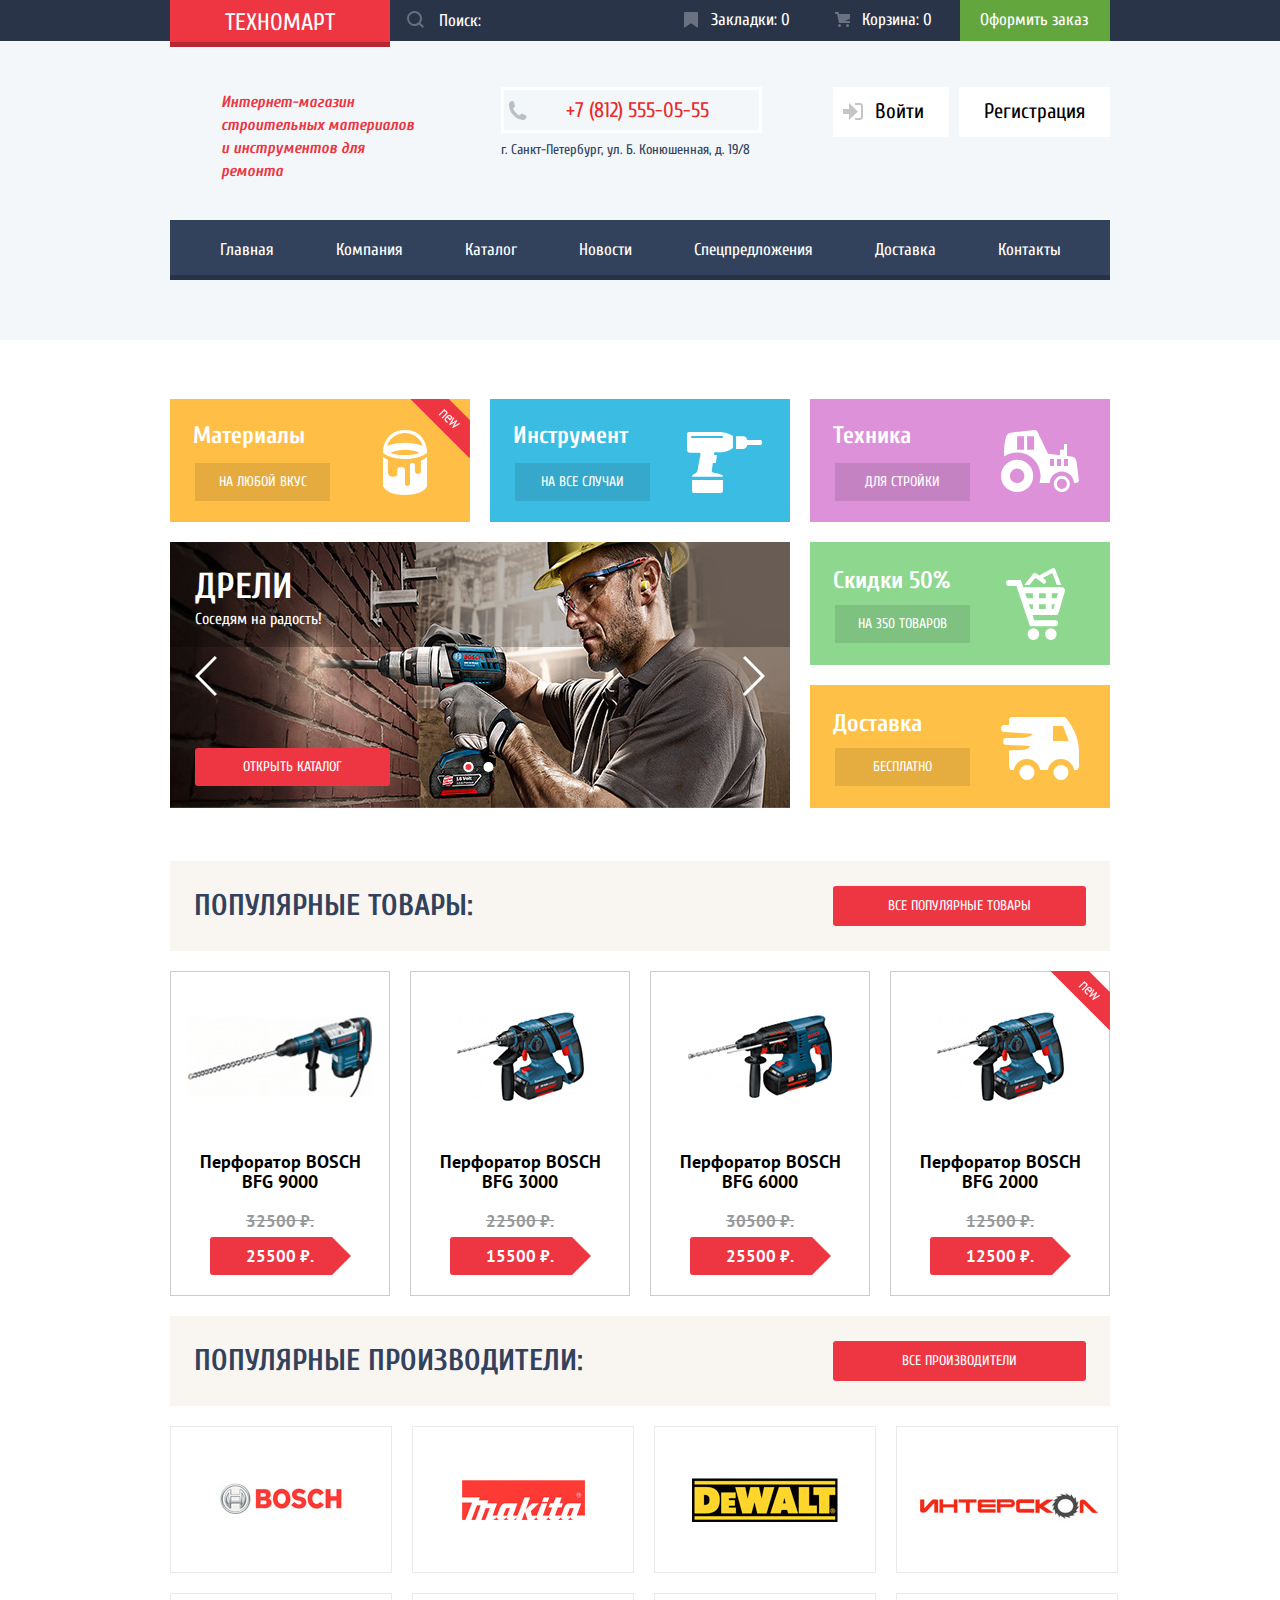
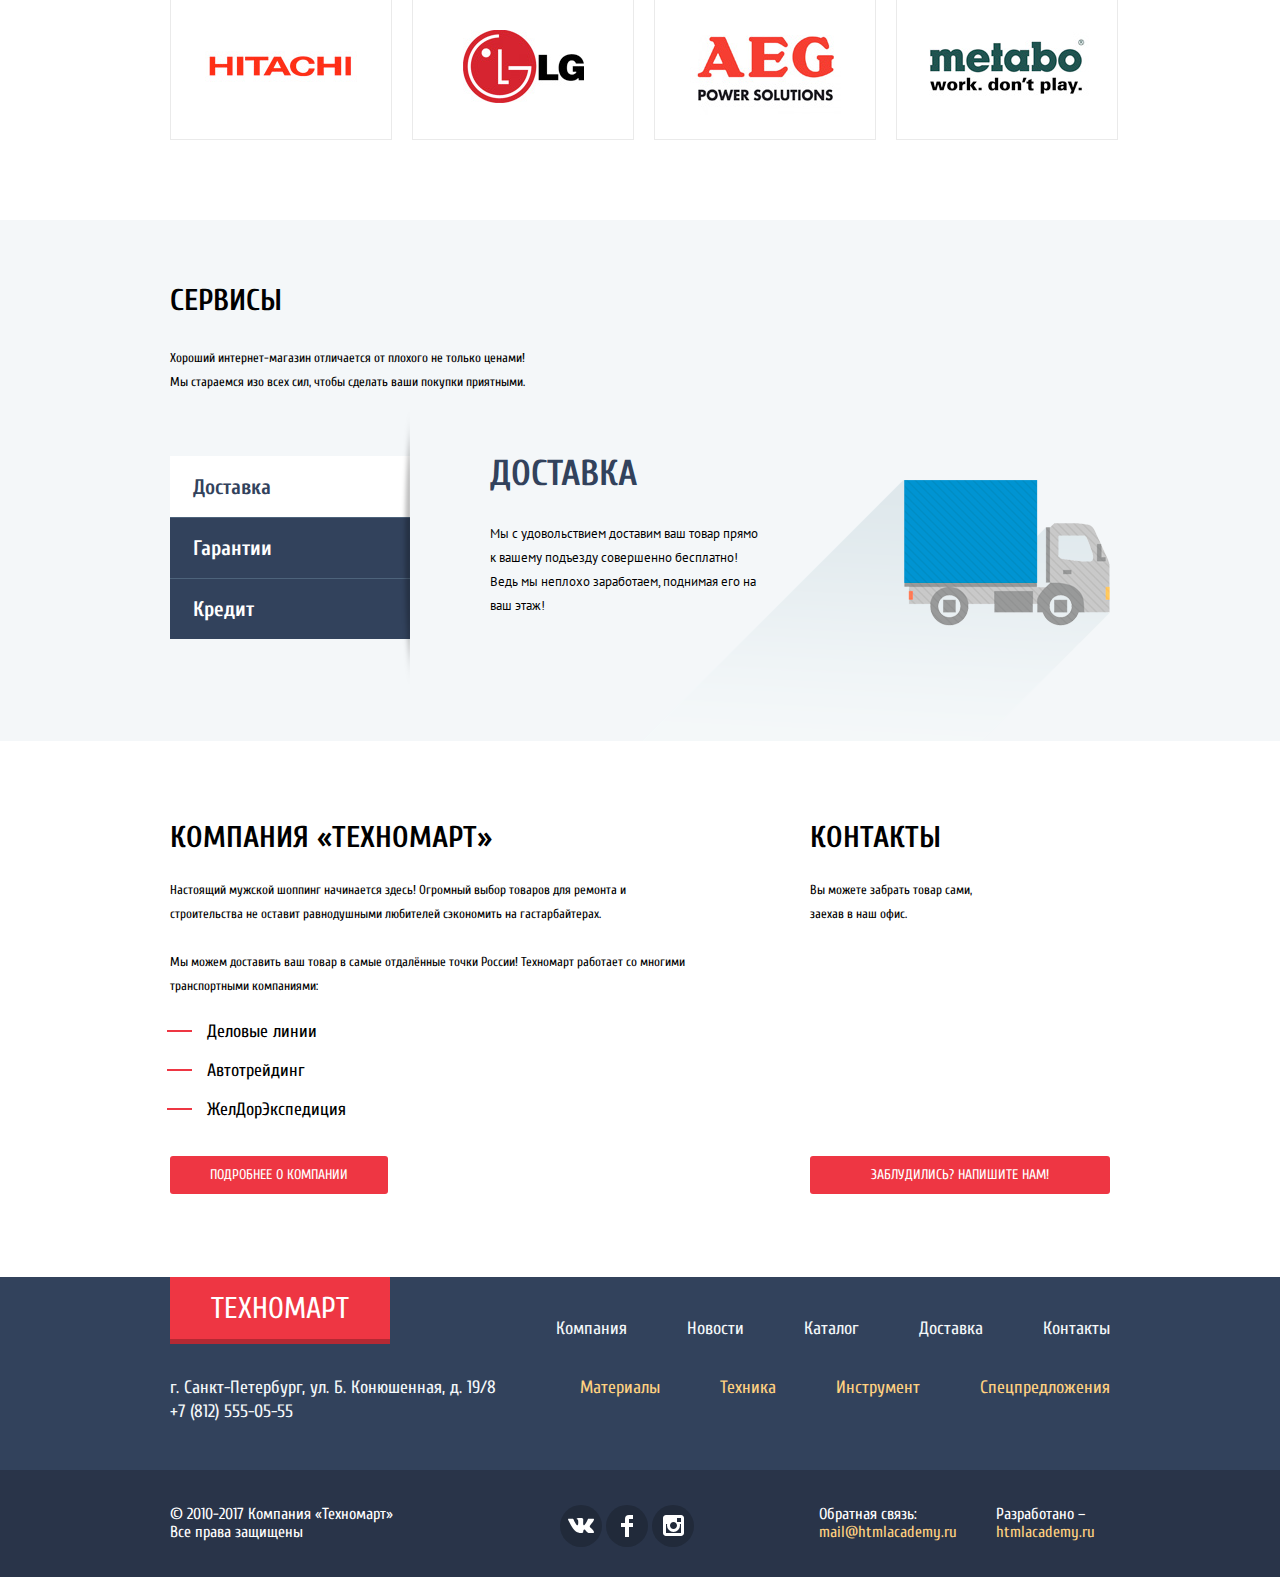
<file: index.html>
<!DOCTYPE html>
<html lang="ru">
  <head>
    <meta charset="utf-8">
    <title>HTML Academy: Техномарт</title>    
    <link href="css/normalize.css" rel="stylesheet">
    <link href="css/style.css" rel="stylesheet">
  </head>
  <body>
    <header class="main-header">
      <div class="ilove-divatoz">
        <div class="container">
          <div class="header-top">
            <a class="header-logo">Техномарт</a>
            <form class="search">
              <input class="input" type="text" placeholder="Поиск:">
              <button class="visually-hidden" type="submit">Найти</button>
            </form>
            <a class="book-cart" href="#">Закладки: 0</a>
            <a class="book-cart cart" href="#">Корзина: 0</a>
            <a class="checkout" href="#">Оформить заказ</a>
          </div>
        </div>
      </div>
      <div class="container">
        <div class="header-middle">
          <h1 class="heading-index">Интернет-магазин строительных материалов<br> и инструментов для ремонта</h1>
          <div class="header-contacts index">
            <a href="tel:+78125550555">+7 (812) 555-05-55</a>
            <p>г. Санкт-Петербург, ул. Б. Конюшенная, д. 19/8</p>
          </div>
          <ul class="user-login">
            <li><a class="enter" href="#">Войти</a></li>
            <li><a href="#">Регистрация</a></li>
          </ul>
        </div>
      </div>
      <div class="container">
        <nav class="main-navigation">
          <ul class="header-top-navigation">
            <li><a>Главная</a></li>
            <li><a href="#">Компания</a></li>
            <li><a href="catalog.html">Каталог</a></li>
            <li><a href="#">Новости</a></li>
            <li><a href="#">Спецпредложения</a></li>
            <li><a href="#">Доставка</a></li>
            <li><a href="#">Контакты</a></li>
          </ul>
        </nav>
      </div>
    </header>

    <main>
      <section class="container">
        <div class="promo-top">
          <ul class="promo-list">
            <li class="promo-item-1">
              <div class="flag flag-new">Новинка</div>
              <h3>Материалы</h3>
              <a href="#">На любой вкус</a>
            </li>
            <li class="promo-item-2">
              <h3>Инструмент</h3>
              <a href="#">На все случаи</a>
            </li>
            <li class="promo-item-3">
              <h3>Техника</h3>
              <a href="#">Для стройки</a>
            </li>
          </ul>
        </div>
        <div class="promo-bottom">

          <div class="slider">
            <div class="slider-container">
              <span class="carousel-control-prev-icon" aria-label="Предыдущий слайд"></span>
              <span class="carousel-control-next-icon" aria-label="Следующий слайд"></span>
              <input class="visually-hidden" type="radio" id="product-1" name="toggle" checked>
              <input class="visually-hidden" type="radio" id="product-2" name="toggle">
              <div class="slider-controls">
                <label class="slider-controls-item slider-controls-item--1" for="product-1">Первый</label>
                <label class="slider-controls-item slider-controls-item--2" for="product-2">Второй</label>
              </div>
              <ul class="slider-list">
                <li class="slider-item">
                  <h3>Дрели</h3>
                  <p>Соседям на радость!</p>
                  <a class="slider-item-button slider-button" href="catalog.html">открыть каталог</a>
                </li>
                <li class="slider-item">
                  <h3>Перфораторы</h3>
                  <p>Настоящие мужские игрушки</p>
                  <a class="slider-item-button slider-button" href="catalog.html">открыть каталог</a>
                </li>
              </ul>
            </div>
          </div>

          <div class="promo-right">
            <ul class="promo-list-right">
              <li class="promo-item-4">
                <h3>Скидки 50%</h3>
                <a href="#">На 350 товаров</a>
              </li>
              <li class="promo-item-5">
                <h3>Доставка</h3>
                <a href="#">Бесплатно</a>
              </li>
            </ul>
          </div>
        </div>
      </section>

      <div class="goods-and-manufacturers">
        <div class="container">
          <div class="goods">
            <div class="header-block-main">
              <h2>Популярные товары:</h2>
              <a href="#">Все популярные товары</a>
            </div>
            
            <div class="row">                  
              <div class="catalog-item">
                <div class="actions">
                  <a class="buy" href="#">Купить</a>
                  <a class="bookmark" href="#">В закладки</a>
                </div>
                <figure class="image">
                  <img class="catalog-item-image" src="img/snippet-1.jpg" width="184" height="164" alt="Перфоратор BOSCH BFG 9000">
                </figure>
                <div class="title">Перфоратор BOSCH BFG 9000</div>
                <div class="old-price">32500 ₽.</div>
                <div class="new-price">25500 ₽.</div>
              </div>

              <div class="catalog-item">
                <div class="actions">
                  <a class="buy" href="#">Купить</a>
                  <a class="bookmark" href="#">В закладки</a>
                </div>
                <figure class="image">
                  <img class="catalog-item-image" src="img/snippet-3.jpg" width="127" height="112" alt="Перфоратор BOSCH BFG 3000">
                </figure>
                <div class="title">Перфоратор BOSCH BFG 3000</div>
                <div class="old-price">22500 ₽.</div>
                <div class="new-price">15500 ₽.</div>
              </div>

              <div class="catalog-item">
                <div class="actions">
                  <a class="buy" href="#">Купить</a>
                  <a class="bookmark" href="#">В закладки</a>
                </div>
                <figure class="image">
                  <img class="catalog-item-image" src="img/snippet-2.jpg" width="144" height="128" alt="Перфоратор BOSCH BFG 6000">
                </figure>
                <div class="title">Перфоратор BOSCH BFG 6000</div>
                <div class="old-price">30500 ₽.</div>
                <div class="new-price">25500 ₽.</div>
              </div>

              <div class="catalog-item">
                <div class="flag flag-new">Новинка</div>
                <div class="actions">
                  <a class="buy" href="#">Купить</a>
                  <a class="bookmark" href="#">В закладки</a>
                </div>
                <figure class="image">
                  <img class="catalog-item-image" src="img/snippet-3.jpg" width="127" height="112" alt="Перфоратор BOSCH BFG 2000">
                </figure>
                <div class="title">Перфоратор BOSCH BFG 2000</div>
                <div class="old-price">12500 ₽.</div>
                <div class="new-price">12500 ₽.</div>
              </div>
            </div>            
          </div>

          <section class="brands">
            <div class="header-block-main">
              <h2>Популярные производители:</h2>
              <a href="#">Все производители</a>
            </div>

            <ul class="brands-list">
              <li>
                <a class="brands-list-item" href="#">
                  <img src="img/bosch.jpg" width="126" height="37" alt="Bosch">
                </a>
              </li>
              <li>
                <a class="brands-list-item" href="#">
                  <img src="img/makita.jpg" width="123" height="40" alt="makita">
                </a>
              </li>
              <li>
                <a class="brands-list-item" href="#">
                  <img src="img/de-walt.jpg" width="146" height="44" alt="deWALT">
                </a>
              </li>
              <li>
                <a class="brands-list-item" href="#">
                  <img src="img/interskol.jpg" width="200" height="88" alt="Интерскол">
                </a>
              </li>
              <li>
                <a class="brands-list-item" href="#">
                  <img src="img/hitachi.jpg" width="169" height="31" alt="Hitachi">
                </a>
              </li>
              <li>
                <a class="brands-list-item" href="#">
                  <img src="img/lg.jpg" width="121" height="73" alt="LG">
                </a>
              </li>
              <li>
                <a class="brands-list-item" href="#">
                  <img src="img/aeg.jpg" width="151" height="96" alt="AEG power solutions">
                </a>
              </li>
              <li>
                <a class="brands-list-item" href="#">
                  <img src="img/metabo.jpg" width="204" height="69" alt="metabo">
                </a>
              </li>
            </ul>
          </section>
        </div>
      </div>

      <div class="delivery-and-services-header">
        <div class="container">
          <div class="header-services">
            <h2>Сервисы</h2>
            <p>Хороший интернет-магазин отличается от плохого не только ценами!<br> Мы стараемся изо всех сил, чтобы сделать ваши покупки приятными.</p>
          </div>
        </div>
      </div>

      <div class="delivery-and-services-content">
        <div class="container">
          <div class="tab-frame">
            <input type="radio" checked name="tab" id="tab1">
            <label for="tab1">Доставка</label>
            <input type="radio" name="tab" id="tab2">
            <label for="tab2">Гарантии</label>
            <input type="radio" name="tab" id="tab3">
            <label for="tab3">Кредит</label>

            <div class="tab">
              <h3>Доставка</h3>
              <p>
                  Мы с удовольствием доставим ваш товар прямо
                  к вашему подъезду совершенно бесплатно!
                  Ведь мы неплохо заработаем,
                  поднимая его на ваш этаж!
              </p>
            </div>
            <div class="tab">
              <h3>Гарантия</h3>
              <p>
                  Если купленный у нас товар поломается или заискрит,
                  а также в случае пожара, спровоцированного его возгаранием,
                  вы всегда можете быть уверены в нашей гарантии. Мы обменяем сгоревший товар на новый.
                  Дом уж восстановите как-нибудь сами.
              </p>
            </div>
            <div class="tab">
              <h3>Кредит</h3>
              <p>
                  Залезть в долговую яму стало проще!
                  Кредитные консультанты придут вам на помощь.
              </p>
              <button class="mail-btn" type="submit">Отправить заявку</button>
            </div>
            <div class="shadow">
            </div>
          </div>
        </div>
      </div>

      <div class="container">
        <section class="company-and-contacts">
          <div class="about-us">
            <h2>Компания «Техномарт»</h2>
            <p>Настоящий мужской шоппинг начинается здесь! Огромный выбор товаров для ремонта и строительства не оставит равнодушными любителей сэкономить на гастарбайтерах.</p>
            <p>Мы можем доставить ваш товар в самые отдалённые точки России! Техномарт работает со многими транспортными компаниями:</p>
            <ul class="list-orders">
              <li><a class="order-1" href="#">Деловые линии</a></li>
              <li><a class="order-2" href="#">Автотрейдинг</a></li>
              <li><a class="order-3" href="#">ЖелДорЭкспедиция</a></li>
            </ul>
          </div>
          <div class="contacts">
            <h2>Контакты</h2>
            <p>Вы можете забрать товар сами, заехав в наш офис.</p>
            <iframe class="map" src="https://www.google.com/maps/embed?pb=!1m18!1m12!1m3!1d1998.6037872533252!2d30.320858716364103!3d59.938716481876185!2m3!1f0!2f0!3f0!3m2!1i1024!2i768!4f13.1!3m3!1m2!1s0x4696310fca145cc1%3A0x42b32648d8238007!2z0JHQvtC70YzRiNCw0Y8g0JrQvtC90Y7RiNC10L3QvdCw0Y8g0YPQuy4sIDE5LzgsINCh0LDQvdC60YIt0J_QtdGC0LXRgNCx0YPRgNCzLCDQoNC-0YHRgdC40Y8sIDE5MTE4Ng!5e0!3m2!1sru!2sby!4v1542449925434" width="300" height="158" allowfullscreen></iframe>
          </div>
        </section>
      </div>
      <div class="container">
        <div class="buttonz">
          <a class="btn" href="#" tabindex="0">Подробнее о компании</a>
          <a class="btn btn-map" href="#" tabindex="0">Заблудились? Напишите нам!</a>
        </div>
      </div>
    </main>

    <footer class="main-footer">
      <div class="container">
        <div class="footer-top">
          <a class="footer-logo">Техномарт</a>
          <ul class="footer-top-nav">
            <li><a href="#">Компания</a></li>
            <li><a href="#">Новости</a></li>
            <li><a href="catalog.html">Каталог</a></li>
            <li><a href="#">Доставка</a></li>
            <li><a href="#">Контакты</a></li>
          </ul>
        </div>
        <div class="footer-middle">
          <address class="footer-contacts">
            г. Санкт-Петербург, ул. Б. Конюшенная, д. 19/8<br>
            +7 (812) 555-05-55
          </address>
          <ul class="footer-bottom-nav">
            <li><a href="materials.html">Материалы</a></li>
            <li><a href="equipment.html">Техника</a></li>
            <li><a href="tool.html">Инструмент</a></li>
            <li><a href="special-offers.html">Спецпредложения</a></li>
          </ul>
        </div>
      </div>
      <div class="footer-bottom-block">
        <div class="container">
          <div class="footer-bottom">
            <p class="copyright">
              &copy; 2010-2017 Компания «Техномарт»<br>
              Все права защищены
            </p>            
            <ul class="social-buttons">
              <li><a class="social-button" href="#" aria-label="Вконтакте"><svg xmlns="http://www.w3.org/2000/svg" width="26" height="15" viewBox="0 0 26 15"><path fill="#FFF" d="M16.138 11.51c.956-.309 2.18 2.04 3.483 2.939.978.681 1.727.534 1.727.534l3.473-.05s1.815-.112.957-1.554c-.071-.12-.503-1.069-2.585-3.022-2.177-2.043-1.882-1.712.739-5.244 1.597-2.153 2.236-3.468 2.036-4.028-.192-.539-1.365-.399-1.365-.399L20.69.713c-.381.001-.704.119-.851.515-.003.004-.621 1.666-1.445 3.079-1.741 2.989-2.436 3.148-2.724 2.961-.661-.433-.494-1.737-.494-2.664 0-2.897.432-4.105-.846-4.417-.427-.104-.739-.172-1.828-.182-1.392-.021-2.574 0-3.244.329-.445.223-.786.712-.579.74.26.035.843.16 1.155.586.401.552.389 1.789.389 1.789s.229 3.411-.54 3.834c-.528.29-1.25-.302-2.803-3.016-.793-1.388-1.392-2.922-1.392-2.922s-.116-.285-.326-.441c-.25-.185-.6-.244-.6-.244L.848.684S.29.7.085.946c-.182.218-.015.668-.015.668s2.909 6.881 6.203 10.347c3.02 3.182 6.452 2.971 6.452 2.971h1.555s.469-.054.709-.312c.224-.24.214-.691.214-.691s-.031-2.109.935-2.419z"/></svg></a></li>
              <li><a class="social-button" href="#" aria-label="Фейсбук"><svg xmlns="http://www.w3.org/2000/svg" width="12" height="22" viewBox="0 0 12 22"><path fill="#FFF" d="M12 4V0H8a4 4 0 0 0-4 4v4H0v4h4v10h4V12h4V8H8V4h4z"/></svg></a></li>
              <li><a class="social-button" href="#" aria-label="Инстаграм"><svg xmlns="http://www.w3.org/2000/svg" width="21" height="21" viewBox="0 0 21 21"><path fill="#FFF" d="M18 0H3C1.35 0 0 1.35 0 3v15c0 1.65 1.35 3 3 3h15c1.65 0 3-1.35 3-3V3c0-1.65-1.35-3-3-3zm-7.5 7c1.93 0 3.5 1.57 3.5 3.5S12.43 14 10.5 14 7 12.43 7 10.5 8.57 7 10.5 7zM18 18H3V9h1.181A6.504 6.504 0 0 0 4 10.5a6.5 6.5 0 1 0 13 0 6.45 6.45 0 0 0-.181-1.5H18v9zm0-11h-4V3h4v4z"/></svg></a></li>
            </ul>           
            <p class="academy">
              Обратная связь:
              <a href="mailto:mail@htmlacademy.ru">mail@htmlacademy.ru</a>
            </p>
            <p class="academy">
              Разработано &#8211;
              <a href="https://htmlacademy.ru/intensive/htmlcss">htmlacademy.ru</a>
            </p>
          </div>
        </div>
      </div>
    </footer>

    <section class="modal modal-cart visually-hidden">
      <p>Товар добавлен в корзину!</p>
      <div class="buttonz">
        <a class="modal-cart-button" href="#" tabindex="0">Оформить заказ</a>
        <a class="modal-cart-button" href="#" tabindex="0">Продолжить покупки</a>
      </div>
      <button class="modal-close" type="button">Закрыть</button>
    </section>

    <section class="modal modal-mail">
      <form class="mail" method="post" action="https://echo.htmlacademy.ru">
        <div class="form-container">
          <p class="mail-form">
            <label for="user-name">Ваше имя:</label><br>
            <input id="user-name" type="text" name="name" placeholder="Имя Фамилия">
          </p>
          <p class="mail-form">
            <label for="user-email">Ваш e-mail:</label><br>
            <input id="user-email" type="text" name="email" placeholder="email@example.com">
          </p>
          <div class="mail-text">
            <label for="message">Текст письма:</label><br>
            <textarea id="message" name="message" rows="10" cols="45" placeholder="В свободной форме"></textarea>
          </div>
        </div>
        <div class="button-container">
          <button class="button-mail" type="submit">Отправить</button>
        </div>
      </form>
      <span class="modal-close">Закрыть</span>
    </section>

    <section class="modal modal-map map visually-hidden">
      <iframe src="https://www.google.com/maps/embed?pb=!1m18!1m12!1m3!1d1998.6037872533252!2d30.320858716364103!3d59.938716481876185!2m3!1f0!2f0!3f0!3m2!1i1024!2i768!4f13.1!3m3!1m2!1s0x4696310fca145cc1%3A0x42b32648d8238007!2z0JHQvtC70YzRiNCw0Y8g0JrQvtC90Y7RiNC10L3QvdCw0Y8g0YPQuy4sIDE5LzgsINCh0LDQvdC60YIt0J_QtdGC0LXRgNCx0YPRgNCzLCDQoNC-0YHRgdC40Y8sIDE5MTE4Ng!5e0!3m2!1sru!2sby!4v1542449925434" width="940" height="446" allowfullscreen></iframe>
      <button class="modal-close" type="button">Закрыть</button>
    </section>
    <script src="js/script.js"></script>  
  </body>
</html>
</file>
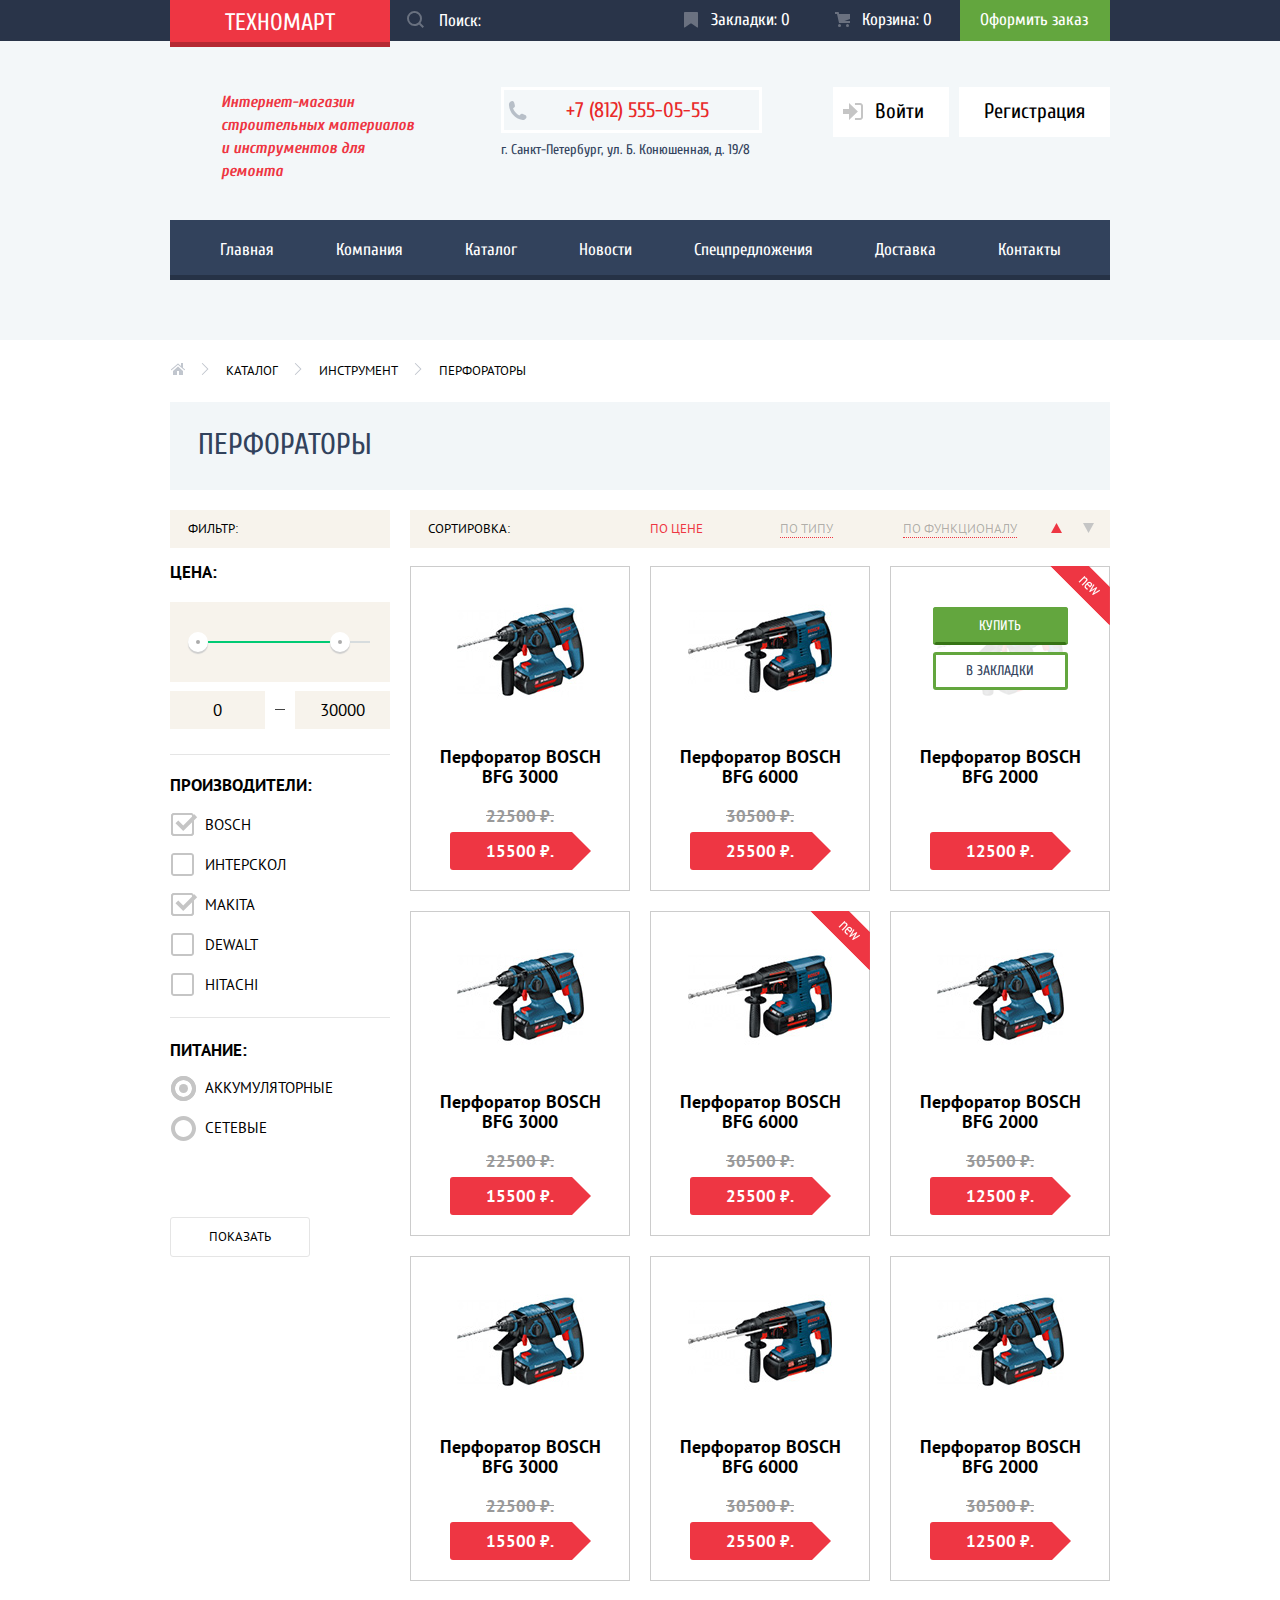
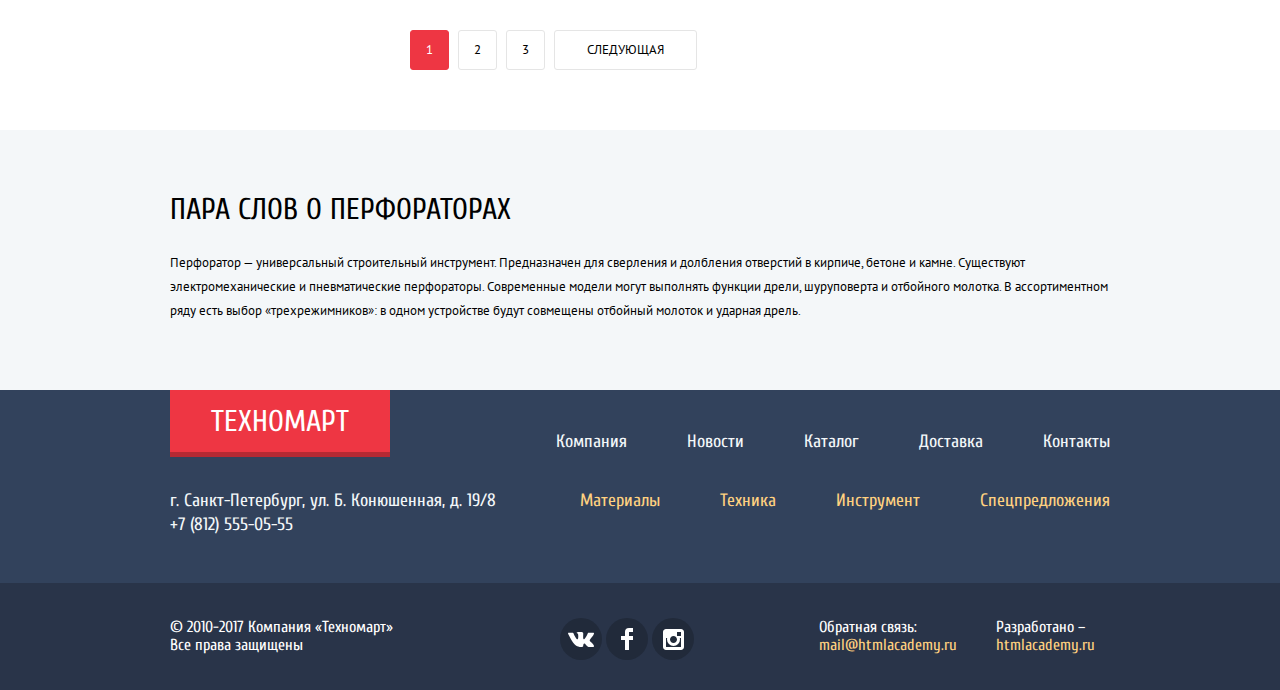
<file: catalog.html>
<!DOCTYPE html>
<html lang="ru">
  <head>
    <meta charset="utf-8">
    <title>HTML Academy: Техномарт</title>
    <link href="css/normalize.css" rel="stylesheet">
    <link href="css/style.css" rel="stylesheet">
  </head>
  <body>
    <header class="main-header">
      <div class="ilove-divatoz">
        <div class="container">
          <div class="header-top">
            <a class="header-logo">Техномарт</a>
            <form class="search">
              <input class="input" type="text" placeholder="Поиск:">
              <button class="visually-hidden" type="submit">Найти</button>
            </form>
            <a class="book-cart" href="#">Закладки: 0</a>
            <a class="book-cart cart" href="#">Корзина: 0</a>
            <a class="checkout" href="#">Оформить заказ</a>
          </div>
        </div>
      </div>
      <div class="container">
        <div class="header-middle">
          <h1 class="heading-index">Интернет-магазин строительных материалов<br> и инструментов для ремонта</h1>
          <div class="header-contacts index">
            <a href="tel:+78125550555">+7 (812) 555-05-55</a>
            <p>г. Санкт-Петербург, ул. Б. Конюшенная, д. 19/8</p>
          </div>
          <ul class="user-login">
            <li><a class="enter" href="#">Войти</a></li>
            <li><a href="#">Регистрация</a></li>
          </ul>
        </div>
      </div>
      <div class="container">
        <nav class="main-navigation">
          <ul class="header-top-navigation">
            <li><a>Главная</a></li>
            <li><a href="#">Компания</a></li>
            <li><a href="catalog.html">Каталог</a></li>
            <li><a href="#">Новости</a></li>
            <li><a href="#">Спецпредложения</a></li>
            <li><a href="#">Доставка</a></li>
            <li><a href="#">Контакты</a></li>
          </ul>
        </nav>
      </div>
    </header>
    
    <div class="container">
      <ul class="breadcrumbs-catalog">
        <li>
          <a href="index.html" aria-label="На главную"><svg class="home" xmlns="http://www.w3.org/2000/svg" width="15" height="12" viewBox="0 0 15 12"><g fill="#C1C6CE"><path d="M3 8v4h4V8h2v4h4V8L8 3.516z"/><path d="M14.831 6.365L13 4.751V0h-2v2.987L8.332.635c-.02-.017-.043-.023-.064-.037a.465.465 0 0 0-.08-.047.551.551 0 0 0-.095-.024C8.062.521 8.032.515 8 .515c-.031 0-.061.006-.092.012a.46.46 0 0 0-.095.025c-.028.011-.053.029-.08.046-.021.014-.045.02-.064.037l-6.498 5.73a.501.501 0 0 0 .33.875.497.497 0 0 0 .331-.125L8 1.677l6.169 5.438a.501.501 0 0 0 .662-.75z"/></g></svg></a><svg xmlns="http://www.w3.org/2000/svg" width="8" height="12" viewBox="0 0 8 12"><path fill="#C1C6CE" d="M7.237 5.642L1.729.133a.506.506 0 1 0-.716.716L6.163 6l-5.151 5.15a.507.507 0 0 0 .716.717l5.509-5.509a.504.504 0 0 0 0-.716z"/></svg>
        </li>
        <li>
          <a href="catalog.html">Каталог</a><svg xmlns="http://www.w3.org/2000/svg" width="8" height="12" viewBox="0 0 8 12"><path fill="#C1C6CE" d="M7.237 5.642L1.729.133a.506.506 0 1 0-.716.716L6.163 6l-5.151 5.15a.507.507 0 0 0 .716.717l5.509-5.509a.504.504 0 0 0 0-.716z"/></svg>
        </li>
        <li>
          <a href="#">Инструмент</a><svg xmlns="http://www.w3.org/2000/svg" width="8" height="12" viewBox="0 0 8 12"><path fill="#C1C6CE" d="M7.237 5.642L1.729.133a.506.506 0 1 0-.716.716L6.163 6l-5.151 5.15a.507.507 0 0 0 .716.717l5.509-5.509a.504.504 0 0 0 0-.716z"/></svg>
        </li>
        <li>
          <a>Перфораторы</a>
        </li>
      </ul>
    </div>

    <main>
      <div class="container">
        <div class="catalog-h1">
          <h1>Перфораторы</h1>
        </div>
        <div class="catalog-columns">
          <section class="container-filters">            
            <form class="filter" method="get" action="#">
              <h2 class="filter-h2">Фильтр:</h2>
              <fieldset class="filter-item">
                <legend>Цена:</legend>
                <div class="range-filter">
                  <div class="range-controls">
                    <div class="scale">
                      <div class="bar"></div>
                    </div>
                    <div class="toggle toggle-min"></div>
                    <div class="toggle toggle-max"></div>
                  </div>
                  <div class="price-controls">
                    <label class="min-price">
                      <input name="min-price" type="text" value="0">
                    </label>                    
                    <label class="max-price"><span class="hyphen"></span>
                      <input name="max-price" type="text" value="30000">
                    </label>
                  </div>                  
                </div>
              </fieldset>

              <fieldset class="filter-brand">
                <legend>Производители:</legend>
                <ul>
                  <li class="filter-option">
                    <input class="visually-hidden filter-input filter-input-checkbox" type="checkbox" name="bosch" id="filter-bosch" checked>
                    <label for="filter-bosch">bosch</label>
                  </li>
                  <li class="filter-option">
                    <input class="visually-hidden filter-input filter-input-checkbox" type="checkbox" name="interskol" id="filter-interskol">
                    <label for="filter-interskol">интерскол</label>
                  </li>
                  <li class="filter-option">
                    <input class="visually-hidden filter-input filter-input-checkbox" type="checkbox" name="manufacturers" id="filter-makita" checked>
                    <label for="filter-makita">makita</label>
                  </li>
                  <li class="filter-option">
                    <input class="visually-hidden filter-input filter-input-checkbox" type="checkbox" name="manufacturers" id="filter-dewalt">
                    <label for="filter-dewalt">dewalt</label>
                  </li>
                  <li class="filter-option">
                    <input class="visually-hidden filter-input filter-input-checkbox" type="checkbox" name="manufacturers" id="filter-hitachi">
                    <label for="filter-hitachi">hitachi</label>
                  </li>
                </ul>
              </fieldset>

              <fieldset class="filter-power">
                <legend>Питание:</legend>
                <ul>
                  <li class="filter-option">
                    <input class="visually-hidden filter-input filter-input-radio" type="radio" id="filter-accumulator" name="power" value="accumulator" checked>
                    <label for="filter-accumulator">аккумуляторные</label>
                  </li>
                  <li class="filter-option">
                    <input class="visually-hidden filter-input filter-input-radio" type="radio" id="filter-networked" name="power" value="networked">
                    <label for="filter-networked">сетевые</label>
                  </li>
                </ul>
              </fieldset>
              <button type="submit" class="filter-button">Показать</button>
            </form>
          </section>

          <section class="catalog-items">      
            <div class="sort">
              <h2>Сортировка:</h2>
              <ul class="sort-list">
                <li><a class="by-price" href="#">по цене</a></li>
                <li><a class="type" href="#">по типу</a></li>
                <li><a class="by-functionality" href="#">по функционалу</a></li>
                <li><a class="up" href="#" aria-label="Вверх"><svg xmlns="http://www.w3.org/2000/svg" width="11" height="10" viewBox="0 0 11 10"><path fill="#ee3643" d="M5.5 0L0 10h11z"/></svg></a></li>
                <li><a class="down" href="#" aria-label="Вниз"><svg xmlns="http://www.w3.org/2000/svg" width="11" height="10" viewBox="0 0 11 10"><path fill="#c5c5c5" d="M5.5 10L0 0h11"/></svg></a></li>
              </ul>
            </div>

            <div class="column">
              <div class="catalog-item">
                <div class="actions">
                  <a class="buy" href="#">Купить</a>
                  <a class="bookmark" href="#">В закладки</a>
                </div>
                <figure class="image">
                  <img class="catalog-item-image" src="img/snippet-3.jpg" width="127" height="112" alt="Перфоратор BOSCH BFG 3000">
                </figure>
                <div class="title">Перфоратор BOSCH BFG 3000</div>
                <div class="old-price">22500 ₽.</div>
                <div class="new-price">15500 ₽.</div>
              </div>
              <div class="catalog-item">
                <div class="actions">
                  <a class="buy" href="#">Купить</a>
                  <a class="bookmark" href="#">В закладки</a>
                </div>
                <figure class="image">
                  <img class="catalog-item-image" src="img/snippet-2.jpg" width="144" height="128" alt="Перфоратор BOSCH BFG 6000">
                </figure>
                <div class="title">Перфоратор BOSCH BFG 6000</div>
                <div class="old-price">30500 ₽.</div>
                <div class="new-price">25500 ₽.</div>
              </div>
              <div class="catalog-item catalog-item-active">
                <div class="flag flag-new">Новинка</div>
                <div class="actions">
                  <a class="buy" href="#">Купить</a>
                  <a class="bookmark" href="#">В закладки</a>
                </div>
                <figure class="image">
                  <img class="catalog-item-image" src="img/snippet-3.jpg" width="127" height="112" alt="Перфоратор BOSCH BFG 2000">
                </figure>
                <div class="title">Перфоратор BOSCH BFG 2000</div>
                <div class="old-price hidden">22500 ₽.</div>
                <div class="new-price">12500 ₽.</div>
              </div>
              <div class="catalog-item">
                <div class="actions">
                  <a class="buy" href="#">Купить</a>
                  <a class="bookmark" href="#">В закладки</a>
                </div>
                <figure class="image">
                  <img class="catalog-item-image" src="img/snippet-3.jpg" width="127" height="112" alt="Перфоратор BOSCH BFG 3000">
                </figure>
                <div class="title">Перфоратор BOSCH BFG 3000</div>
                <div class="old-price">22500 ₽.</div>
                <div class="new-price">15500 ₽.</div>
              </div>
              <div class="catalog-item">
                <div class="flag flag-new">Новинка</div>
                <div class="actions">
                  <a class="buy" href="#">Купить</a>
                  <a class="bookmark" href="#">В закладки</a>
                </div>
                <figure class="image">
                  <img class="catalog-item-image" src="img/snippet-2.jpg" width="144" height="128" alt="Перфоратор BOSCH BFG 6000">
                </figure>
                <div class="title">Перфоратор BOSCH BFG 6000</div>
                <div class="old-price">30500 ₽.</div>
                <div class="new-price">25500 ₽.</div>
              </div>
              <div class="catalog-item">
                <div class="actions">
                  <a class="buy" href="#">Купить</a>
                  <a class="bookmark" href="#">В закладки</a>
                </div>
                <figure class="image">
                  <img class="catalog-item-image" src="img/snippet-3.jpg" width="127" height="112" alt="Перфоратор BOSCH BFG 2000">
                </figure>
                <div class="title">Перфоратор BOSCH BFG 2000</div>
                <div class="old-price">30500 ₽.</div>
                <div class="new-price">12500 ₽.</div>
              </div>
              <div class="catalog-item">
                <div class="actions">
                  <a class="buy" href="#">Купить</a>
                  <a class="bookmark" href="#">В закладки</a>
                </div>
                <figure class="image">
                  <img class="catalog-item-image" src="img/snippet-3.jpg" width="127" height="112" alt="Перфоратор BOSCH BFG 3000">
                </figure>
                <div class="title">Перфоратор BOSCH BFG 3000</div>
                <div class="old-price">22500 ₽.</div>
                <div class="new-price">15500 ₽.</div>
              </div>
              <div class="catalog-item">
                <div class="actions">
                  <a class="buy" href="#">Купить</a>
                  <a class="bookmark" href="#">В закладки</a>
                </div>
                <figure class="image">
                  <img class="catalog-item-image" src="img/snippet-2.jpg" width="144" height="128" alt="Перфоратор BOSCH BFG 6000">
                </figure>
                <div class="title">Перфоратор BOSCH BFG 6000</div>
                <div class="old-price">30500 ₽.</div>
                <div class="new-price">25500 ₽.</div>
              </div>
              <div class="catalog-item">
                <div class="actions">
                  <a class="buy" href="#">Купить</a>
                  <a class="bookmark" href="#">В закладки</a>
                </div>
                <figure class="image">
                  <img class="catalog-item-image" src="img/snippet-3.jpg" width="127" height="112" alt="Перфоратор BOSCH BFG 2000">
                </figure>
                <div class="title">Перфоратор BOSCH BFG 2000</div>
                <div class="old-price">30500 ₽.</div>
                <div class="new-price">12500 ₽.</div>
              </div>              
            </div>

            <ul class="pagination-list">
              <li class="pagination-item pagination-item-current"><a>1</a></li>
              <li class="pagination-item"><a href="#">2</a></li>
              <li class="pagination-item"><a href="#">3</a></li>
              <li class="pagination-item pagination-next"><a href="#">Следующая</a></li>
            </ul>
          </section>
        </div>
      </div>

      <div class="description">
        <div class="container">
          <h2>Пара слов о перфораторах</h2>
          <p>
            Перфоратор — универсальный строительный инструмент. Предназначен для сверления и долбления отверстий в кирпиче, бетоне и камне.
            Существуют электромеханические и пневматические перфораторы. Современные модели могут выполнять функции дрели, шуруповерта и отбойного молотка. В ассортиментном ряду есть выбор «трехрежимников»: в одном устройстве будут совмещены отбойный молоток и ударная дрель.
          </p>
        </div>
      </div>
    </main>

    <footer class="main-footer">
      <div class="container">
        <div class="footer-top">
          <a class="footer-logo">Техномарт</a>
          <ul class="footer-top-nav">
            <li><a href="#">Компания</a></li>
            <li><a href="#">Новости</a></li>
            <li><a href="catalog.html">Каталог</a></li>
            <li><a href="#">Доставка</a></li>
            <li><a href="#">Контакты</a></li>
          </ul>
        </div>
        <div class="footer-middle">
          <address class="footer-contacts">
            г. Санкт-Петербург, ул. Б. Конюшенная, д. 19/8<br>
            +7 (812) 555-05-55
          </address>
          <ul class="footer-bottom-nav">
            <li><a href="materials.html">Материалы</a></li>
            <li><a href="equipment.html">Техника</a></li>
            <li><a href="tool.html">Инструмент</a></li>
            <li><a href="special-offers.html">Спецпредложения</a></li>
          </ul>
        </div>
      </div>
      <div class="footer-bottom-block">
        <div class="container">
          <div class="footer-bottom">
            <p class="copyright">
              &copy; 2010-2017 Компания «Техномарт»<br>
              Все права защищены
            </p>
            <ul class="social-buttons">
              <li><a class="social-button" href="#" aria-label="Вконтакте"><svg xmlns="http://www.w3.org/2000/svg" width="26" height="15" viewBox="0 0 26 15"><path fill="#FFF" d="M16.138 11.51c.956-.309 2.18 2.04 3.483 2.939.978.681 1.727.534 1.727.534l3.473-.05s1.815-.112.957-1.554c-.071-.12-.503-1.069-2.585-3.022-2.177-2.043-1.882-1.712.739-5.244 1.597-2.153 2.236-3.468 2.036-4.028-.192-.539-1.365-.399-1.365-.399L20.69.713c-.381.001-.704.119-.851.515-.003.004-.621 1.666-1.445 3.079-1.741 2.989-2.436 3.148-2.724 2.961-.661-.433-.494-1.737-.494-2.664 0-2.897.432-4.105-.846-4.417-.427-.104-.739-.172-1.828-.182-1.392-.021-2.574 0-3.244.329-.445.223-.786.712-.579.74.26.035.843.16 1.155.586.401.552.389 1.789.389 1.789s.229 3.411-.54 3.834c-.528.29-1.25-.302-2.803-3.016-.793-1.388-1.392-2.922-1.392-2.922s-.116-.285-.326-.441c-.25-.185-.6-.244-.6-.244L.848.684S.29.7.085.946c-.182.218-.015.668-.015.668s2.909 6.881 6.203 10.347c3.02 3.182 6.452 2.971 6.452 2.971h1.555s.469-.054.709-.312c.224-.24.214-.691.214-.691s-.031-2.109.935-2.419z"/></svg></a></li>
              <li><a class="social-button" href="#" aria-label="Фейсбук"><svg xmlns="http://www.w3.org/2000/svg" width="12" height="22" viewBox="0 0 12 22"><path fill="#FFF" d="M12 4V0H8a4 4 0 0 0-4 4v4H0v4h4v10h4V12h4V8H8V4h4z"/></svg></a></li>
              <li><a class="social-button" href="#" aria-label="Инстаграм"><svg xmlns="http://www.w3.org/2000/svg" width="21" height="21" viewBox="0 0 21 21"><path fill="#FFF" d="M18 0H3C1.35 0 0 1.35 0 3v15c0 1.65 1.35 3 3 3h15c1.65 0 3-1.35 3-3V3c0-1.65-1.35-3-3-3zm-7.5 7c1.93 0 3.5 1.57 3.5 3.5S12.43 14 10.5 14 7 12.43 7 10.5 8.57 7 10.5 7zM18 18H3V9h1.181A6.504 6.504 0 0 0 4 10.5a6.5 6.5 0 1 0 13 0 6.45 6.45 0 0 0-.181-1.5H18v9zm0-11h-4V3h4v4z"/></svg></a></li>
            </ul> 
            <p class="academy">
              Обратная связь:
              <a href="mailto:mail@htmlacademy.ru">mail@htmlacademy.ru</a>
            </p>
            <p class="academy">
              Разработано &#8211;
              <a href="https://htmlacademy.ru/intensive/htmlcss">htmlacademy.ru</a>
            </p>
          </div>
        </div>
      </div>
    </footer>

    <section class="modal modal-cart visually-hidden">
      <p>Товар добавлен в корзину!</p>
      <div class="buttonz">
        <a class="modal-cart-button" href="#" tabindex="0">Оформить заказ</a>
        <a class="modal-cart-button" href="#" tabindex="0">Продолжить покупки</a>
      </div>
      <button class="modal-close" type="button">Закрыть</button>
    </section>
    <script src="js/script.js"></script>
  </body>
</html>
</file>
<file: css/style.css>
@import url(https://fonts.googleapis.com/css?family=Cuprum:400,400i,700|PT+Sans:400,700&subset=cyrillic);

body {
  margin: 0;

  font-weight: normal;
  font-family: "Cuprum", Arial, sans-serif;
  color: #000000;

  background-color: #ffffff;
}

a {
  text-decoration: none;
}

ul {
  list-style: none;
}

.container {
  width: 940px;
  margin: 0 auto;
  padding: 0 10px;
}

.header-container {
  display: -webkit-box;
  display: -ms-flexbox;
  display: flex;
  -ms-flex-direction: column;
      flex-direction: column;

  -webkit-box-direction: normal;
  -webkit-box-orient: vertical;
}

.catalog-item .hidden {
  visibility: hidden;
}

.visually-hidden:not(:focus):not(:active),
input[type="checkbox"].visually-hidden,
input[type="radio"].visually-hidden {
  position: absolute;

  width: 1px;
  height: 1px;
  margin: -1px;
  padding: 0;
  overflow: hidden;

  white-space: nowrap;

  border: 0;

  clip: rect(0 0 0 0);
          clip-path: inset(100%);

  -webkit-clip-path: inset(100%);
}

.main-header {
  width: 100%;
  padding-bottom: 60px;

  background-color: #f3f7f9;
}

.ilove-divatoz {
  width: 100%;

  background-color: #293449;
}

.header-top {
  position: relative;

  display: -webkit-box;
  display: -ms-flexbox;
  display: flex;
      flex-wrap: wrap;
  justify-content: flex-end;
  margin-bottom: 46px;

  background-color: #293449;

  -webkit-box-pack: end;
  -ms-flex-pack: end;
  -ms-flex-wrap: wrap;
}

.header-middle {
  display: -webkit-box;
  display: -ms-flexbox;
  display: flex;
  justify-content: space-between;
  margin-bottom: 37px;

  -webkit-box-pack: justify;
  -ms-flex-pack: justify;
}


.header-top a {
  display: block;
  padding-top: 11px;
  padding-bottom: 12px;

  font-size: 17px;
  line-height: 18px;
  text-align: center;
  color: #ffffff;
}

.header-top .header-logo {
  position: absolute;
  top: 0;
  left: 0;

  min-width: 220px;
  padding-top: 11px;
  padding-bottom: 12px;

  font-size: 24px;
  line-height: 24px;
  color: #ffffff;
  text-transform: uppercase;

  background-color: #ee3643;
  -webkit-box-shadow: inset 0 -5px 0 0 rgba(0, 0, 0, 0.24);
          box-shadow: inset 0 -5px 0 0 rgba(0, 0, 0, 0.24);
}

.header-logo:hover {
  background-color: #ca2c37;
}

.header-logo:active {
  background-color: #ba2732;
}

.header-top .search {
  position: absolute;
  left: 220px;

  display: block;
  width: 270px;
}

.search input {
  position: relative;

  min-width: 220px;
  padding-top: 12px;
  padding-bottom: 9px;
  padding-left: 49px;

  font-size: 17px;
  line-height: 18px;

  background-color: #293449;
  background-image: url("../img/sprites/icon-search.svg");
  background-repeat: no-repeat;
  background-position: top 11px left 17px;
  border: 0;
}

.search input:hover {
  background-color: #212a3a;
  background-image: url("../img/sprites/icon-search-white.svg");
}

.search input:active {
  background-color: #293449;
}

.search input:focus {
  background-color: #ffffff;
  background-image: url("../img/sprites/icon-search-focus.svg");
}

.search input::-webkit-input-placeholder {
  color: #ffffff;
}
.search input::-ms-input-placeholder {
  color: #ffffff;
}
.search input:-ms-input-placeholder {
  color: #ffffff;
}
.search input::placeholder {
  color: #ffffff;
}

.search input:focus::-webkit-input-placeholder {
  color: #000000;
}
.search input:focus::-ms-input-placeholder {
  color: #000000;
}
.search input:focus:-ms-input-placeholder {
  color: #000000;
}
.search input:focus::placeholder {
  color: #000000;
}

.header-top .book-cart {
  position: relative;

  padding-right: 28px;
  padding-left: 44px;
}

.book-cart:hover {
  background-color: #212a3a;
}

.book-cart:active {
  color: rgba(255, 255, 255, 0.6);

  background-color: #161d29;
}

.book-cart::before {
  content: "";
  position: absolute;
  top: 12px;
  left: 17px;

  width: 15px;
  height: 16px;

  background-image: url("../img/sprites/icon-bookmark.svg");
  background-repeat: no-repeat;
  background-position: 0 0;
  opacity: 0.3;
}

.cart::before {
  background-image: url("../img/sprites/icon-cart.svg");
}

.book-cart:hover::before {
  opacity: 1;
}

.book-cart:active::before {
  opacity: 0.6;
}

.book-cart:focus::before {
  opacity: 0.5;
}

.header-top .active-cart {
  color: #ffffff;

  background-color: #ee3643;
}

.checkout {
  padding-right: 22px;
  padding-left: 20px;

  background-color: #63a63e;
}

.checkout:hover {
  background-color: #5fbb2d;
}

.checkout:active {
  color: rgba(255, 255, 255, 0.5);

  background-color: #518534;
}

.heading-index {
  width: 204px;
  margin: 0;
  margin-right: 40px;
  padding-left: 51px;

  font-size: 16px;
  line-height: 23px;
  color: #ee3643;
  font-style: italic;
}

.heading-catalog {
  width: 204px;
  margin: 0;
  margin-right: 52px;
  padding-left: 51px;

  font-size: 16px;
  line-height: 23px;
  color: #ee3643;
  font-style: italic;
}

.header-middle h1 {
  padding-top: 4px;
}

.header-contacts {
  display: -webkit-box;
  display: -ms-flexbox;
  display: flex;
  -ms-flex-direction: column;
      flex-direction: column;
  margin-right: 36px;

  font-family: "Cuprum", Arial, sans-serif;

  -webkit-box-direction: normal;
  -webkit-box-orient: vertical;
}

.catalog a {
  position: relative;

  width: auto;
  padding-top: 10px;
  padding-right: 50px;
  padding-bottom: 9px;
  padding-left: 69px;

  font-size: 21px;
  line-height: 21px;
  text-align: center;
  color: #e9292a;

  border: 3px solid #ffffff;
}

.index a {
  position: relative;

  width: auto;
  padding-top: 10px;
  padding-right: 50px;
  padding-bottom: 9px;
  padding-left: 62px;

  font-size: 21px;
  line-height: 21px;
  text-align: center;
  color: #e9292a;

  border: 3px solid #ffffff;
}

.index a::before {
  content: "";
  position: absolute;
  top: 11px;
  left: 4px;

  width: 19px;
  height: 19px;

  background-image: url("../img/sprites/icon-phone.svg");
  background-repeat: no-repeat;
  background-position: 0 0;
}

.catalog a::before {
  content: "";
  position: absolute;
  top: 11px;
  left: 8px;

  width: 19px;
  height: 19px;

  background-image: url("../img/sprites/icon-phone.svg");
  background-repeat: no-repeat;
  background-position: 0 0;
}

.catalog p {
  margin: 0;
  padding-top: 5px;
  padding-left: 6px;

  font-size: 14px;
  line-height: 24px;
  color: #32425c;
}

.index p {
  margin: 0;
  padding-top: 5px;
  padding-left: 0;

  font-size: 14px;
  line-height: 24px;
  color: #32425c;
}

.user-login {
  display: -webkit-box;
  display: -ms-flexbox;
  display: flex;
  margin: 0;
  padding: 0;

  font-size: 21px;
  line-height: 21px;
}

.user-login a {
  display: block;
  padding-top: 14px;
  padding-right: 25px;
  padding-bottom: 15px;
  padding-left: 25px;

  color: #000000;

  background-color: #ffffff;
}

.user-login li:first-child {
  margin-right: 10px;
}

.user-login a:hover {
  color: #ee3643;
}

.user-login a:active {
  color: rgba(0, 0, 0, 0.3);
}

.user-login .enter {
  position: relative;

  padding-left: 42px;
}

.enter::before {
  content: "";
  position: absolute;
  top: 16px;
  left: 10px;

  width: 20px;
  height: 17px;

  background-image: url("../img/sprites/icon-login.svg");
  background-repeat: no-repeat;
  background-position: 0 0;
}

.enter:hover::before {
  background-image: url("../img/sprites/icon-login-hover.svg");
}

.enter:active::before {
  background-image: url("../img/sprites/icon-login.svg");
}

.user-menu-exit {
  display: -webkit-box;
  display: -ms-flexbox;
  display: flex;
  justify-content: space-between;
  margin: 0;
  padding: 0;

  -webkit-box-pack: justify;
  -ms-flex-pack: justify;
}

.user-menu-exit .catalog-user-name {
  position: relative;

  display: block;
  padding-top: 12px;
  padding-right: 20px;
  padding-bottom: 12px;
  padding-left: 47px;

  font-size: 21px;
  line-height: 21px;
  color: #000000;

  background-color: #ffffff;
}

.user-menu-exit .catalog-user-name:hover {
  color: #ee3643;
}

.user-menu-exit .catalog-user-name:active {
  color: rgba(0, 0, 0, 0.3);
}

.user-menu-exit .catalog-user-name::before {
  content: "";
  position: absolute;
  top: 14px;
  left: 13px;

  width: 20px;
  height: 18px;

  background-image: url("../img/sprites/icon-user.svg");
  background-repeat: no-repeat;
  background-position: 0 0;
}

.user-menu-exit .catalog-user-name:hover::before {
  background-image: url("../img/sprites/icon-user-hover.svg");
}

.user-menu-exit .catalog-user-name:active::before {
  background-image: url("../img/sprites/icon-user.svg");
}

.user-menu-exit .catalog-user-logout {
  position: relative;

  display: block;
  padding-top: 25px;
  padding-right: 26px;
  padding-bottom: 20px;
  padding-left: 20px;

  background-color: #ffffff;
}

.user-menu-exit .catalog-user-logout::after {
  content: "";
  position: absolute;
  top: 15px;
  right: 10px;

  width: 20px;
  height: 17px;

  background-image: url("../img/sprites/icon-logout.svg");
  background-repeat: no-repeat;
  background-position: 0 0;
}

.user-menu-exit .catalog-user-logout:hover::after {
  background-image: url("../img/sprites/icon-logout-hover.svg");
}

.user-menu-exit .catalog-user-logout:active::after {
  background-image: url("../img/sprites/icon-logout.svg");
}

.user-menu {
  position: relative;

  display: -webkit-box;
  display: -ms-flexbox;
  display: flex;
  justify-content: flex-start;
  margin: 0;
  padding: 0;

  -webkit-box-pack: start;
  -ms-flex-pack: start;
}

.user-menu li:nth-child(2n)::before {
  content: "";
  position: absolute;
  top: 16px;
  left: 103px;

  width: 4px;
  height: 4px;

  background-color: #32425c;
  border-radius: 50%;
}

.user-menu a {
  display: block;
  padding-top: 7px;
  padding-right: 15px;
  padding-bottom: 5px;
  padding-left: 16px;

  color: #32425c;
  text-decoration: underline;
}

.user-menu-exit {
  font-size: 21px;
}

.user-menu-exit a {
  color: #000000;
}

.user-menu-exit a:active {
  color: rgba(0, 0, 0, 0.3);
}

.user-menu {
  font-size: 16px;
  line-height: 18px;
}

.user-menu a {
  color: #32425c;
  text-decoration: underline;
}

.user-menu a:hover {
  color: #ee3643;
}

.user-menu a:active {
  color: rgba(50, 66, 92, 0.3);
}

.breadcrumbs-catalog {
  display: -webkit-box;
  display: -ms-flexbox;
  display: flex;
      flex-wrap: wrap;
  justify-content: flex-start;
  margin: 0;
  padding: 0;
  padding-top: 22px;
  padding-bottom: 22px;

  font-size: 13px;
  line-height: 18px;
  font-family: "PT Sans", Arial, sans-serif;
  color: #000000;
  text-transform: uppercase;

  -webkit-box-pack: start;
  -ms-flex-pack: start;
  -ms-flex-wrap: wrap;
}

.breadcrumbs-catalog a {
  color: #000000;
}

.breadcrumbs-catalog li {
  position: relative;

  margin-right: 17px;
}

.breadcrumbs-catalog svg {
  margin-left: 16px;
}

.breadcrumbs-catalog .home {
  margin-left: 0;
}

.main-navigation {
  display: -webkit-box;
  display: -ms-flexbox;
  display: flex;
  -ms-flex-direction: column;
      flex-direction: column;
  align-items: center;

  background-color: #32425c;
  -webkit-box-shadow: inset 0 -5px 0 0 rgba(0, 0, 0, 0.24);
          box-shadow: inset 0 -5px 0 0 rgba(0, 0, 0, 0.24);

  -webkit-box-align: center;
  -webkit-box-direction: normal;
  -webkit-box-orient: vertical;
  -ms-flex-align: center;
}

.footer-top-navigation,
.header-top-navigation {
  display: -webkit-box;
  display: -ms-flexbox;
  display: flex;
      flex-wrap: wrap;
  margin: 0;
  padding: 0;

  -ms-flex-wrap: wrap;
}

.header-top-navigation a {
  display: block;
  padding-top: 21px;
  padding-right: 31px;
  padding-bottom: 22px;
  padding-left: 31px;

  font-size: 17px;
  line-height: 17px;
  color: #ffffff;
}

.header-top-navigation a:hover {
  color: #ffffff;

  background-color: #293449;
}

.header-top-navigation a:active {
  color: rgba(255, 255, 255, 0.5);

  background-color: #1d2739;
}

.promo-list {
  display: -webkit-box;
  display: -ms-flexbox;
  display: flex;
  justify-content: space-between;
  margin: 0;

  -webkit-box-pack: justify;
  -ms-flex-pack: justify;
}

.promo-list h3 {
  position: relative;
  top: 22px;
  left: 23px;

  margin: 0;

  font-size: 24px;
  line-height: 30px;
  color: #ffffff;
}

.promo-list li {
  position: relative;
}

.promo-list .promo-item-1::before {
  content: "";
  position: absolute;
  top: 31px;
  right: 43px;

  width: 44px;
  height: 65px;

  background-image: url("../img/sprites/icon-1.svg");
  background-repeat: no-repeat;
  background-position: 0 0;
}

.promo-list .promo-item-2::before {
  content: "";
  position: absolute;
  top: 33px;
  right: 28px;

  width: 75px;
  height: 61px;

  background-image: url("../img/sprites/icon-2.svg");
  background-repeat: no-repeat;
  background-position: 0 0;
}

.promo-list .promo-item-3::before {
  content: "";
  position: absolute;
  top: 31px;
  right: 31px;

  width: 78px;
  height: 62px;

  background-image: url("../img/sprites/icon-3.svg");
  background-repeat: no-repeat;
  background-position: 0 0;
}

.promo-right .promo-item-4::before {
  content: "";
  position: absolute;
  top: 26px;
  right: 45px;

  width: 59px;
  height: 72px;

  background-image: url("../img/sprites/icon-4.svg");
  background-repeat: no-repeat;
  background-position: 0 0;
}

.promo-right .promo-item-5::before {
  content: "";
  position: absolute;
  top: 32px;
  right: 31px;

  width: 78px;
  height: 63px;

  background-image: url("../img/sprites/icon-5.svg");
  background-repeat: no-repeat;
  background-position: 0 0;
}

.promo-list a {
  position: absolute;
  bottom: 21px;
  left: 25px;

  display: block;
  min-width: 135px;
  padding-top: 10px;
  padding-bottom: 10px;

  font-size: 14px;
  line-height: 18px;
  text-align: center;
  color: #ffffff;
  text-transform: uppercase;

  background-color: rgba(0, 0, 0, 0.1);
}

.promo-top .promo-list {
  padding-left: 0;
}

.promo-top {
  margin-top: 59px;
  margin-bottom: 20px;
}

.promo-list a:hover {
  background-color: rgba(0, 0, 0, 0.2);
}

.promo-list a:active {
  background-color: rgba(0, 0, 0, 0.3);
}

.promo-item-1 {
  width: 300px;
  min-height: 123px;

  background-color: #ffbf47;
}

.promo-item-2 {
  width: 300px;
  min-height: 123px;

  background-color: #3bbce3;
}

.promo-item-3 {
  width: 300px;
  min-height: 123px;

  background-color: #dc91d8;
}

.promo-right {
  display: -webkit-box;
  display: -ms-flexbox;
  display: flex;
  -ms-flex-direction: column;
      flex-direction: column;

  -webkit-box-direction: normal;
  -webkit-box-orient: vertical;
}

.promo-list-right h3 {
  position: relative;
  top: 24px;
  left: 23px;

  margin: 0;

  font-size: 24px;
  line-height: 30px;
  color: #ffffff;
}

.promo-list-right li {
  position: relative;
}

.promo-list-right a {
  position: absolute;
  bottom: 22px;
  left: 25px;

  display: block;
  min-width: 135px;
  padding-top: 10px;
  padding-bottom: 10px;

  font-size: 14px;
  line-height: 18px;
  text-align: center;
  color: #ffffff;
  text-transform: uppercase;

  background-color: rgba(0, 0, 0, 0.1);
}

.promo-list-right a:hover {
  background-color: rgba(0, 0, 0, 0.2);
}

.promo-list-right a:active {
  background-color: rgba(0, 0, 0, 0.3);
}

.promo-list-right {
  margin: 0;
  padding-left: 0;
}

.promo-item-4 {
  width: 300px;
  min-height: 123px;
  margin-bottom: 20px;

  background-color: #8ed78f;
}

.promo-item-5 {
  width: 300px;
  min-height: 123px;

  background-color: #ffc047;
}

.promo-bottom {
  display: -webkit-box;
  display: -ms-flexbox;
  display: flex;
  -ms-flex-direction: row;
      flex-direction: row;
  justify-content: space-between;
  margin-bottom: 53px;

  -webkit-box-direction: normal;
  -webkit-box-orient: horizontal;
  -webkit-box-pack: justify;
  -ms-flex-pack: justify;
}

.slider-container {
  position: relative;

  -webkit-box-sizing: border-box;
          box-sizing: border-box;
}

.carousel-control-prev-icon {
  content: "";
  position: absolute;
  top: 114px;
  left: 25px;
  z-index: 1;

  width: 22px;
  height: 40px;

  background-image: url(../img/sprites/icon-left.svg);
  cursor: pointer;
}

.carousel-control-next-icon {
  content: "";
  position: absolute;
  top: 114px;
  right: 25px;
  z-index: 1;

  width: 22px;
  height: 40px;

  background-image: url(../img/sprites/icon-right.svg);
  cursor: pointer;
}

.slider {
  position: relative;
}

.slider-controls {
  position: absolute;
  bottom: 36px;
  left: 50%;
  z-index: 100;

  min-width: 100px;
  height: 10px;
  padding-left: 7px;

  font-size: 0;
  text-align: center;

  -webkit-transform: translateX(-50%);
      -ms-transform: translateX(-50%);
          transform: translateX(-50%);
}

.slider-controls label {
  position: relative;

  display: inline-block;
  width: 10px;
  height: 10px;
  margin-right: 10px;

  border-radius: 50%;
  cursor: pointer;
}

.slider-controls label::after {
  content: "";
  position: absolute;
  top: 0;
  left: 0;
  z-index: 1;

  width: 10px;
  height: 10px;

  background: #ffffff;
  border-radius: 50%;
}

.slider-list {
  margin: 0;
  padding: 0;

  list-style: none;
}

.slider-item {
  display: none;
  width: 570px;
  height: 217px;
  margin: 0 auto;
  padding-top: 27px;
  padding-right: 25px;
  padding-bottom: 22px;
  padding-left: 25px;
}

.slider-item:nth-child(1) {
  background-color: #444444;
  background-image: url("../img/ravshan.jpg");
  background-repeat: no-repeat;
  background-position: center;
}

.slider-item:nth-child(2) {
  background-color: #444444;
  background-image: url("../img/jamshut.jpg");
  background-repeat: no-repeat;
  background-position: center;
}

#product-1:checked ~ .slider-list .slider-item:nth-child(1) {
  display: block;
}

#product-2:checked ~ .slider-list .slider-item:nth-child(2) {
  display: block;
}

#product-1:checked ~ .slider-controls .slider-controls-item--1::before,
#product-2:checked ~ .slider-controls .slider-controls-item--2::before {
  content: "";
  position: absolute;
  top: 0;
  left: 0;
  z-index: 2;

  width: 6px;
  height: 6px;

  background-color: inherit;
  background-color: #ee3643;
  border: 2px solid #ffffff;
  border-radius: 50%;
}

.slider-item h3 {
  margin: 0;
  margin-bottom: 5px;

  font-weight: 700;
  font-size: 36px;
  line-height: 36px;
  color: #ffffff;
  text-transform: uppercase;
}

.slider-item p {
  margin: 0;

  color: #ffffff;
}

.slider-button {
  position: absolute;
  bottom: 22px;
  z-index: 10;

  display: block;
  width: 195px;
  padding: 10px 0;

  font-size: 14px;
  line-height: 18px;
  text-align: center;
  color: #ffffff;
  text-transform: uppercase;

  background-color: #ee3643;
  border: none;
  border-radius: 3px;
  cursor: pointer;
}

.slider-button:hover,
.slider-button:focus {
  background-color: #ca2c37;
}

.slider-button:active {
  background-color: #ba2732;
}

div.tab-frame {
  position: relative;

  min-height: 285px;
}

.shadow {
  content: "";
  position: absolute;
  bottom: 54px;
  left: 230px;

  width: 10px;
  height: 279px;

  background-image: url("../img/shadow.png");
  background-repeat: no-repeat;
}

div.tab-frame input {
  display: none;
}
div.tab-frame label {
  position: absolute;

  display: block;
  min-width: 194px;
  padding: 15px 23px;

  font-weight: bold;
  font-size: 21px;
  line-height: 30px;
  color: #ffffff;

  background-color: #32425c;
  border-top: 1px solid #4d637b;
  cursor: pointer;
}

div.tab-frame input:checked + label {
  color: #32425c;

  background-color: #ffffff;
  border-top: 1px solid #ffffff;
  cursor: default;
}

.tab-frame label:nth-child(2) {
  top: 0;
}

.tab-frame label:nth-child(4) {
  top: 61px;
}

.tab-frame label:nth-child(6) {
  top: 122px;
}

div.tab-frame div.tab {
  display: none;
  padding: 5px 10px;
}

div.tab-frame input:nth-of-type(1):checked ~ .tab:nth-of-type(1) {
  background-image: url(../img/delivery.png);
  background-repeat: no-repeat;
  background-position: bottom right;
}

div.tab-frame input:nth-of-type(2):checked ~ .tab:nth-of-type(2) {
  background-image: url(../img/warranty.png);
  background-repeat: no-repeat;
  background-position: bottom right;
}

div.tab-frame input:nth-of-type(3):checked ~ .tab:nth-of-type(3) {
  background-image: url(../img/credit.png);
  background-repeat: no-repeat;
  background-position: bottom right;
}

div.tab-frame input:nth-of-type(1):checked ~ .tab:nth-of-type(1),
div.tab-frame input:nth-of-type(2):checked ~ .tab:nth-of-type(2),
div.tab-frame input:nth-of-type(3):checked ~ .tab:nth-of-type(3) {
  position: absolute;
  top: 0;
  right: 0;

  display: block;
  width: 700px;
  min-height: 285px;
  margin: 0;
  padding: 0;
}

.tab-frame h3 {
  margin: 0;
  margin-bottom: 30px;
  padding: 0;
  padding-left: 80px;

  font-size: 36px;
  line-height: 36px;
  color: #32425c;
  text-transform: uppercase;
}

.tab-frame p {
  width: 275px;
  margin: 0;
  margin-bottom: 30px;
  padding: 0;
  padding-left: 80px;

  font-size: 13px;
  line-height: 24px;
  font-family: "PT Sans", Arial, sans-serif;
  color: #000000;
}

.mail-btn {
  display: block;
  min-width: 195px;
  margin: 0;
  margin-left: 80px;
  padding-top: 10px;
  padding-bottom: 10px;

  font-size: 14px;
  line-height: 18px;
  text-align: center;
  color: #ffffff;
  text-transform: uppercase;

  background-color: #ee3643;
  border: 0;
  border-radius: 3px;
  cursor: pointer;
}

.mail-btn:hover,
.mail-btn:focus {
  background-color: #ca2c37;
}

.mail-btn:active {
  background-color: #ba2732;
}

.header-block-main {
  display: -webkit-box;
  display: -ms-flexbox;
  display: flex;
  justify-content: space-between;
  margin-bottom: 20px;

  color: #32425c;

  background-color: #f9f5f0;

  -webkit-box-pack: justify;
  -ms-flex-pack: justify;
}

.header-block-main h2 {
  margin-top: 30px;
  margin-bottom: 30px;
  margin-left: 24px;

  font-size: 30px;
  line-height: 30px;
  text-transform: uppercase;
}

.header-block-main a {
  display: block;
  min-width: 253px;
  margin-top: 25px;
  margin-right: 24px;
  margin-bottom: 25px;
  padding-top: 11px;
  padding-bottom: 10px;

  font-size: 14px;
  line-height: 18px;
  text-align: center;
  color: #ffffff;
  text-transform: uppercase;

  background-color: #ee3643;
  border: none;
  border-radius: 3px;
}

.header-block-main a:hover,
.header-block-main a:focus {
  background-color: #ca2c37;
}

.header-block-main a:active {
  background-color: #ba2732;
}

.catalog-h1 {
  display: -webkit-box;
  display: -ms-flexbox;
  display: flex;
  justify-content: space-between;

  color: #32425c;

  background-color: #f2f6f8;

  -webkit-box-pack: justify;
  -ms-flex-pack: justify;
}

.catalog-h1 h1 {
  margin-top: 28px;
  margin-bottom: 30px;
  margin-left: 28px;

  font-weight: normal;
  font-size: 30px;
  line-height: 30px;
  text-transform: uppercase;
}

.brands-list {
  display: -webkit-box;
  display: -ms-flexbox;
  display: flex;
      flex-wrap: wrap;
  margin: 0;
  margin-right: -28px;
  margin-bottom: 60px;
  padding: 0;

  -ms-flex-wrap: wrap;
}

.brands-list li {
  display: flex;
}

.brands-list a {
  display: -webkit-box;
  display: -ms-flexbox;
  display: flex;
  -ms-flex-direction: row;
      flex-direction: row;
  justify-content: center;
  align-items: center;
  width: 220px;
  min-height: 145px;
  margin-right: 20px;
  margin-bottom: 20px;

  text-align: center;

  border: 1px solid #eaeaea;

  -webkit-box-align: center;
  -webkit-box-direction: normal;
  -webkit-box-orient: horizontal;
  -webkit-box-pack: center;
  -ms-flex-align: center;
  -ms-flex-pack: center;
}

.brands-list a img {
  margin-top: auto;
  margin-bottom: auto;
}

.delivery-and-services-header {
  background-color: #f4f7f9;
}

.delivery-and-services-content {
  background-color: #f4f7f9;
}

.header-services {
  width: 398px;
  height: auto;
  padding-top: 66px;
  padding-bottom: 62px;

  color: #000000;
}

.header-services h2 {
  margin: 0;
  margin-bottom: 30px;

  font-size: 30px;
  line-height: 30px;
  text-transform: uppercase;
}

.header-services p {
  margin-bottom: 0;

  font-size: 13px;
  line-height: 24px;
}

.services-navigation {
  font-size: 21px;
  line-height: 30px;
}

.services-navigation a {
  color: #ffffff;

  background-color: #32425c;
}

.services-navigation a:hover {
  color: #ffffff;

  background-color: #293449;
}

.services-navigation a:active {
  color: #32425c;

  background-color: #ffffff;
}

.services-item-1,
.services-item-2,
.services-item-3 {
  display: -webkit-box;
  display: -ms-flexbox;
  display: flex;
  justify-content: flex-start;

  -webkit-box-pack: start;
  -ms-flex-pack: start;
}

.services-description h3 {
  font-size: 36px;
  line-height: 36px;
  color: #32425c;
  text-transform: uppercase;
}

.services-description p {
  font-size: 13px;
  line-height: 24px;
  color: #000000;
}

.company-and-contacts {
  display: -webkit-box;
  display: -ms-flexbox;
  display: flex;
  justify-content: space-around;
  margin: 0;
  margin-top: 82px;
  padding: 0;

  -ms-flex-pack: distribute;
}

div.contacts {
  display: -webkit-box;
  display: -ms-flexbox;
  display: flex;
  -ms-flex-direction: column;
      flex-direction: column;
  margin-left: 121px;

  -webkit-box-direction: normal;
  -webkit-box-orient: vertical;
}

.company-and-contacts h2 {
  margin-top: 0;

  font-size: 30px;
  line-height: 30px;
  color: #000000;
  text-transform: uppercase;
}

.about-us p {
  width: 519px;
  margin-bottom: 24px;

  font-size: 13px;
  line-height: 24px;
  color: #000000;
}

.contacts p {
  width: 179px;
  margin: 0;
  margin-bottom: 36px;
  padding: 0;

  font-size: 13px;
  line-height: 24px;
  color: #000000;
}

.list-orders {
  margin: 0;
  padding-top: 0;
  padding-left: 37px;
}

.list-orders li {
  position: relative;

  margin-bottom: 19px;
}

.list-orders li:last-child {
  margin-bottom: 0;
}

.list-orders a::before {
  content: "";
  position: absolute;
  top: 8px;
  left: -40px;

  width: 25px;
  height: 2px;

  background-color: #ee3643;
}

.list-orders a {
  font-size: 18px;
  line-height: 20px;
  color: #000000;
}

.buttonz {
  display: -webkit-box;
  display: -ms-flexbox;
  display: flex;
  -ms-flex-direction: row;
      flex-direction: row;
  justify-content: space-between;
  min-height: 38px;
  margin-top: 36px;
  margin-bottom: 83px;

  font-size: 14px;
  line-height: 18px;
  text-transform: uppercase;

  -webkit-box-direction: normal;
  -webkit-box-orient: horizontal;
  -webkit-box-pack: justify;
  -ms-flex-pack: justify;
}

.btn-map {
  min-width: 220px;
}

.buttonz .btn {
  margin: 0;
  padding-top: 10px;
  padding-right: 40px;
  padding-bottom: 10px;
  padding-left: 40px;

  text-align: center;
  color: #ffffff;

  background-color: #ee3643;
  border-radius: 3px;
}

.catalog-columns {
  display: -webkit-box;
  display: -ms-flexbox;
  display: flex;
  -ms-flex-direction: row;
      flex-direction: row;
  justify-content: space-between;

  -webkit-box-direction: normal;
  -webkit-box-orient: horizontal;
  -webkit-box-pack: justify;
  -ms-flex-pack: justify;
}

.filter-item {
  width: 220px;
  margin: 0;
  margin-bottom: 15px;
  padding: 0;
  padding-bottom: 25px;

  border: none;
  border-bottom: 1px solid #e5e5e5;
}

.container-filters .filter-brand {
  width: 220px;
  margin: 0;
  margin-bottom: 17px;
  padding: 0;
  padding-bottom: 2px;

  border: none;
  border-bottom: 1px solid #e5e5e5;
}

.filter-item ul {
  margin: 0;
  padding: 0;

  font-size: 15px;
  line-height: 20px;
}

.filter-brand ul {
  margin: 0;
  padding: 0;
  padding-top: 15px;

  font-size: 15px;
  line-height: 20px;
}

.container-filters .filter-power {
  width: 220px;
  margin: 0;
  margin-bottom: 17px;
  padding: 0;
  padding-bottom: 2px;

  border: none;
  border-bottom: 1px solid #e5e5e5;
}

.filter-power ul {
  margin: 0;
  padding: 0;
  padding-top: 13px;

  font-size: 15px;
  line-height: 20px;
}

.range-filter {
  width: 220px;
}

.container-filters fieldset {
  margin: 0;
  margin-bottom: 15px;
  padding: 0;
  padding-bottom: 25px;
}

.container-filters fieldset:nth-child(4) {
  margin-bottom: 59px;
  padding-bottom: 0;

  border: none;
}

.filter-option {
  margin-bottom: 20px;
  padding-left: 35px;
}

.filter-option label {
  position: relative;

  display: block;

  cursor: pointer;

  -webkit-user-select: none;
     -moz-user-select: none;
      -ms-user-select: none;
          user-select: none;
}

.filter-input-checkbox + label::before {
  content: "";
  position: absolute;
  top: -2px;
  left: -34px;

  width: 27px;
  height: 23px;

  background-image: url("../img/sprites/checkbox-off.svg");
  background-repeat: no-repeat;
  background-position: 0 0;
}

.filter-input-checkbox:checked + label::after {
  content: "";
  position: absolute;
  top: -2px;
  left: -34px;

  width: 27px;
  height: 23px;

  background-image: url("../img/sprites/checkbox-on.svg");
  background-repeat: no-repeat;
  background-position: 0 0;
}

.filter-input-radio + label::before {
  content: "";
  position: absolute;
  top: -2px;
  left: -34px;

  width: 25px;
  height: 25px;

  background-image: url("../img/sprites/radio-off.svg");
  background-repeat: no-repeat;
  background-position: 0 0;
}

.filter-input-radio:checked + label::after {
  content: "";
  position: absolute;
  top: -2px;
  left: -34px;

  width: 25px;
  height: 25px;

  background-image: url("../img/sprites/radio-on.svg");
  background-repeat: no-repeat;
  background-position: 0 0;
}

.filter .filter-button {
  padding-top: 10px;
  padding-right: 38px;
  padding-bottom: 10px;
  padding-left: 38px;

  font-size: 13px;
  line-height: 18px;
  color: #000000;

  border: 1px solid #e5e5e5;
  border-radius: 3px;
}

.filter-item legend {
  margin-bottom: 15px;

  font-weight: bold;
  font-size: 17px;
  line-height: 30px;
  text-transform: uppercase;
}

.range-controls {
  position: relative;

  height: 41px;
  margin-bottom: 9px;
  padding-top: 39px;
  padding-right: 20px;
  padding-left: 20px;

  background-color: #f7f3ec;
}

.range-controls .scale {
  height: 2px;

  background: #d7dcde;
}

.range-controls .bar {
  width: 80%;
  height: 2px;

  background: #00ca74;
}

.range-controls .toggle {
  position: absolute;
  top: 30px;
  left: 0;

  width: 4px;
  height: 4px;
  padding: 0;

  background-color: #ababab;
  border: 8px solid #ffffff;
  border-radius: 50%;
  -webkit-box-shadow: 0 2px 1px 0 #cfcfcf;
          box-shadow: 0 2px 1px 0 #cfcfcf;
  cursor: pointer;
}

.range-controls .toggle-min {
  left: 18px;
}

.range-controls .toggle-max {
  left: 160px;
}

.price-controls label {
  display: inline-block;
  width: 50%;

  font-size: 17px;
  line-height: 18px;
  color: #000000;
  text-transform: uppercase;
}

.price-controls label.max-price {
  position: relative;

  width: 95px;
  margin-left: 15px;
}

.price-controls input {
  width: 95px;
  padding: 10px 0;

  font-size: 17px;
  line-height: 18px;
  text-align: center;
  color: #000000;

  background: #f7f3ec;
  border: none;
}

.hyphen {
  content: "-";
  position: absolute;
  top: 18px;
  left: -20px;

  width: 10px;
  height: 1px;

  font-size: 1px;
  line-height: 1px;

  background-color: #444444;
}

.price-controls {
  font-size: 0;
}

section.container-filters {
  display: -webkit-box;
  display: -ms-flexbox;
  display: flex;
  -ms-flex-direction: row;
      flex-direction: row;
  min-width: 220px;
  margin: 0;
  margin-right: 20px;
  padding: 0;

  -webkit-box-direction: normal;
  -webkit-box-orient: horizontal;
}

.filter {
  font-family: "PT Sans", Arial, sans-serif;
}

.filter button {
  font-size: 13px;
  line-height: 18px;
  color: #000000;
  text-transform: uppercase;

  background-color: #ffffff;
  border: 1px solid #e5e5e5;
}

figure.image {
  display: -webkit-box;
  display: -ms-flexbox;
  display: flex;
  justify-content: center;
  align-items: center;
  width: 218px;
  min-height: 170px;
  margin: auto;
  padding: 0;

  -webkit-box-align: center;
  -webkit-box-pack: center;
  -ms-flex-align: center;
  -ms-flex-pack: center;
}

.catalog-items {
  min-width: 700px;
  max-width: 940px;
  margin: 0 auto;
  padding: 0;

  font-size: 16px;
  font-family: "PT Sans", Arial, sans-serif;
  color: #000000;

  background-color: #ffffff;
}

.goods .row {
  display: -webkit-box;
  display: -ms-flexbox;
  display: flex;
  margin-right: -20px;
}

.catalog-items .row {
  display: -webkit-box;
  display: -ms-flexbox;
  display: flex;
  margin-right: -20px;
}

.catalog-items .column {
  display: -webkit-box;
  display: -ms-flexbox;
  display: flex;
  -ms-flex-direction: row;
      flex-direction: row;
      flex-wrap: wrap;
  margin-right: -20px;

  -webkit-box-direction: normal;
  -webkit-box-orient: horizontal;
  -ms-flex-wrap: wrap;
}

.catalog-item {
  position: relative;

  display: flex;
  flex-direction: column;
  justify-content: center;
  width: 218px;
  min-height: 316px;
  margin-right: 20px;
  margin-bottom: 20px;

  font-weight: 700;
  line-height: 20px;
  text-align: center;

  border: 1px solid #cccccc;
}

.catalog-items {
  font-size: 0;
}

.catalog-item {
  font-size: 16px;
}

.catalog-item .flag {
  position: absolute;
  top: -1px;
  right: -1px;
  z-index: 20;

  width: 60px;
  height: 60px;
  overflow: hidden;

  text-indent: -1000px;
}

.catalog-item .flag-new {
  background-image: url("../img/new-flag.png");
  background-repeat: no-repeat;
  background-position: 0 0;
}

.promo-item-1 .flag {
  position: absolute;
  top: 0;
  right: 0;
  z-index: 20;

  width: 60px;
  height: 60px;
  overflow: hidden;

  text-indent: -1000px;
}

.promo-item-1 .flag-new {
  background-image: url("../img/new-flag.png");
  background-repeat: no-repeat;
  background-position: 0 0;
}

.catalog-item .actions {
  position: absolute;
  top: 0;
  left: 0;
  z-index: 10;

  width: 218px;
  height: 88px;
  padding: 40px 0;

  background-color: rgba(255, 255, 255, 0.9);
}

.catalog-item .buy,
.catalog-item .bookmark {
  display: block;
  width: 129px;
  margin: 0 auto;
  margin-bottom: 7px;
  padding: 7px 0;

  font-weight: 400;
  font-size: 14px;
  line-height: 18px;
  font-family: "Cuprum", Arial, sans-serif;
  color: #ffffff;
  text-transform: uppercase;

  background-color: #63a63e;
  border: 3px solid #63a63e;
  border-bottom-color: #367315;
  border-radius: 3px;
}

.catalog-item .bookmark {
  color: #32425c;

  background-color: #ffffff;
  border-bottom-color: #63a63e;
}

.catalog-item .actions {
  display: none;
}

.catalog-item-active .actions {
  display: block;
}

.catalog-item:hover .actions {
  display: block;
}

.catalog-item .title {
  min-height: 40px;
  margin-top: 10px;
  margin-bottom: 8px;
  padding: 0 25px;

  font-weight: bold;
  font-size: 18px;
  line-height: 20px;
  font-family: "PT Sans", Arial, sans-serif;
}

.catalog-item .old-price {
  min-height: 20px;
  margin-top: 12px;
  margin-bottom: 5px;

  font-size: 17px;
  line-height: 18px;
  font-family: "PT Sans", Arial, sans-serif;
  color: #999999;
  text-decoration: line-through;
}

.catalog-item .new-price {
  position: relative;

  width: 80px;
  margin: 0 auto;
  margin-bottom: 20px;
  padding: 10px 30px;

  font-size: 17px;
  line-height: 18px;
  font-family: "PT Sans", Arial, sans-serif;
  color: #ffffff;

  background-color: #ee3643;
  border-radius: 3px;
}

.catalog-item .new-price:after {
  content: "";
  position: absolute;
  top: 0;
  right: -20px;

  width: 0;
  height: 0;

  border: 19px solid #ffffff;
  border-left-color: #ee3643;
}

.main-footer {
  background-color: #32425c;
}

.footer-bottom-block {
  background-color: #293449;
}

.footer-bottom {
  display: -webkit-box;
  display: -ms-flexbox;
  display: flex;
  justify-content: space-between;

  -webkit-box-pack: justify;
  -ms-flex-pack: justify;
}

.footer-middle {
  display: -webkit-box;
  display: -ms-flexbox;
  display: flex;
  justify-content: space-between;
  margin-bottom: 46px;

  -webkit-box-pack: justify;
  -ms-flex-pack: justify;
}

.footer-top {
  display: -webkit-box;
  display: -ms-flexbox;
  display: flex;
  justify-content: space-between;
  margin-bottom: 32px;

  -webkit-box-pack: justify;
  -ms-flex-pack: justify;
}

.main-footer .footer-logo {
  display: block;
  padding-top: 17px;
  padding-right: 41px;
  padding-bottom: 20px;
  padding-left: 41px;

  font-size: 30px;
  line-height: 30px;
  vertical-align: middle;
  color: #ffffff;
  text-transform: uppercase;

  background-color: #ee3643;
  -webkit-box-shadow: inset 0 -5px 0 0 rgba(0, 0, 0, 0.24);
          box-shadow: inset 0 -5px 0 0 rgba(0, 0, 0, 0.24);
}

.footer-logo:hover {
  background-color: #ca2c37;
}

.footer-logo:active {
  background-color: #ba2732;
}

.footer-contacts {
  font-size: 18px;
  line-height: 24px;
  color: #f3f7f9;
  font-style: normal;
}

.social-buttons {
  display: -webkit-box;
  display: -ms-flexbox;
  display: flex;
      flex-wrap: wrap;
  justify-content: space-between;
  min-width: 134px;
  margin: 0 auto;
  margin-right: 90px;
  padding: 0;

  -webkit-box-pack: justify;
  -ms-flex-pack: justify;
  -ms-flex-wrap: wrap;
}

.social-button {
  display: -webkit-box;
  display: -ms-flexbox;
  display: flex;
  justify-content: center;
  align-items: center;
  width: 42px;
  height: 42px;

  background-color: #212a3a;
  border-radius: 50%;

  -webkit-box-align: center;
  -webkit-box-pack: center;
  -ms-flex-align: center;
  -ms-flex-pack: center;
}

.social-button:hover,
.social-button:focus {
  background-color: #ee3643;
}

.main-footer ul {
  font-size: 18px;
  line-height: 24px;
}

.footer-top-nav {
  display: -webkit-box;
  display: -ms-flexbox;
  display: flex;
  justify-content: space-between;
  margin: 0;
  padding: 0;

  -webkit-box-pack: justify;
  -ms-flex-pack: justify;
}

.footer-top-nav:first-child {
  margin-left: 0;
  padding-left: 0;
}

.footer-top-nav a {
  display: block;
  margin-top: 40px;
  margin-left: 60px;

  color: #f3f7f9;
}

.footer-top-nav a:hover {
  text-decoration: underline;
}

.footer-top-nav a:active {
  color: rgba(241, 245, 247, 0.5);
  text-decoration: none;
}

.footer-bottom {
  padding-top: 35px;
  padding-bottom: 30px;
}

.footer-bottom-nav {
  display: -webkit-box;
  display: -ms-flexbox;
  display: flex;
  justify-content: space-between;
  margin: 0;
  padding: 0;

  -webkit-box-pack: justify;
  -ms-flex-pack: justify;
}

.footer-bottom-nav a {
  display: block;
  margin-left: 60px;

  color: #ffd180;
}

.footer-bottom-nav a:hover {
  text-decoration: underline;
}

.footer-bottom-nav a:active {
  color: rgba(255, 209, 128, 0.5);
  text-decoration: none;
}

.copyright {
  min-width: 230px;
  margin: 0;
  margin-right: 160px;

  font-size: 16px;
  line-height: 18px;
  color: #ffffff;
}

.academy {
  display: block;
  margin: 0;
  padding-left: 35px;

  font-size: 16px;
  line-height: 18px;
  color: #ffffff;
}

.academy:first-child {
  margin-right: 50px;
}

.academy a {
  color: #ffd180;
}

.academy a:hover {
  text-decoration: underline;
}

.footer-bottom-nav a:active {
  color: #ee3643;
  text-decoration: none;
}

.container-filters {
  font-family: "PT Sans", Arial, sans-serif;
  text-transform: uppercase;
}

.container-filters h2 {
  font-size: 13px;
  line-height: 18px;
}

.container-filters legend {
  font-weight: bold;
  font-size: 17px;
  line-height: 30px;
}

.container-filters label {
  font-size: 15px;
  line-height: 20px;
}

.container-filters button {
  font-size: 13px;
  line-height: 18px;
}

.pagination-list {
  display: -webkit-box;
  display: -ms-flexbox;
  display: flex;
      flex-wrap: wrap;
  margin: 0;
  margin-top: 29px;
  margin-bottom: 60px;
  padding: 0;

  font-size: 13px;
  line-height: 18px;
  text-transform: uppercase;

  -ms-flex-wrap: wrap;
}

.pagination-list a {
  display: block;
  padding: 10px 15px;

  color: #000000;

  border: 1px solid #e5e5e5;
  border-radius: 3px;
}

.pagination-next a {
  padding: 10px 32px;
}

.pagination-list a:hover {
  border: 1px solid #bdc6ca;
}

.pagination-list a:active {
  border: 1px solid #ee3643;
}

.pagination-item {
  margin-right: 9px;
}

.pagination-item:last-child {
  margin-right: 0;
}

.pagination-item-current a {
  color: #ffffff;

  background-color: #ee3643;
  border: 1px solid #ee3643;
}

.description {
  width: 100%;
  padding-top: 65px;
  padding-bottom: 67px;

  color: #000000;

  background-color: #f4f7f9;
}

.description h2 {
  margin: 0;
  margin-bottom: 26px;

  font-weight: normal;
  font-size: 30px;
  line-height: 30px;
  text-transform: uppercase;
}

.description p {
  margin: 0;

  font-size: 13px;
  line-height: 24px;
  font-family: "PT Sans", Arial, sans-serif;
}

.filter-h2 {
  margin: 0;
  margin-top: 20px;
  margin-bottom: 9px;
  padding-top: 10px;
  padding-bottom: 10px;
  padding-left: 18px;

  font-weight: normal;
  font-size: 13px;
  line-height: 18px;
  font-family: "PT Sans", Arial, sans-serif;
  text-transform: uppercase;

  background-color: #f7f3ec;
}

.sort {
  display: -webkit-box;
  display: -ms-flexbox;
  display: flex;
  margin: 0;
  margin-top: 20px;
  margin-bottom: 18px;
  padding-top: 10px;
  padding-bottom: 10px;
  padding-left: 18px;

  font-size: 13px;
  line-height: 18px;
  font-family: "PT Sans", Arial, sans-serif;
  text-transform: uppercase;

  background-color: #f7f3ec;
}

.sort-list {
  display: -webkit-box;
  display: -ms-flexbox;
  display: flex;
  margin: 0;
  padding: 0;
}

.sort h2 {
  margin: 0;
  padding-right: 140px;

  font-weight: normal;
  font-size: 13px;
  line-height: 18px;
  font-family: "PT Sans", Arial, sans-serif;
  color: #000000;
  text-transform: uppercase;
}

.sort-list .by-price {
  margin-right: 77px;

  color: #ee3643;
}

.sort-list .type {
  margin-right: 70px;

  border-bottom: 1px dotted #ee3643;
}

.sort-list .by-functionality {
  margin-right: 34px;

  border-bottom: 1px dotted #ee3643;
}

.sort-list .up {
  margin-right: 21px;

  fill: #ee3643;
}

.sort-list .down {
  margin-right: 10px;
}

.sort a {
  color: rgba(0, 0, 0, 0.3);
}

.sort a:hover {
  color: #000000;
}

.sort a:active {
  color: #ee3643;
}

.modal {
  position: fixed;
  z-index: 5;

  color: #000000;

  background-color: #ffffff;
}

.modal-cart {
  top: 200px;
  left: 50%;

  display: -webkit-box;
  display: -ms-flexbox;
  display: flex;
  -ms-flex-direction: column;
      flex-direction: column;
  justify-content: space-between;
  align-items: center;
  width: 620px;
  height: 282px;
  margin-left: -310px;

  border-top: 7px solid #ee3643;
  -webkit-box-shadow: 0 20px 40px 0 rgba(41, 52, 73, 0.75);
          box-shadow: 0 20px 40px 0 rgba(41, 52, 73, 0.75);

  -webkit-box-align: center;
  -webkit-box-direction: normal;
  -webkit-box-orient: vertical;
  -webkit-box-pack: justify;
  -ms-flex-align: center;
  -ms-flex-pack: justify;
}

.modal-cart p {
  position: relative;

  margin-top: 68px;
  padding-left: 98px;

  font-weight: normal;
  font-size: 30px;
  line-height: 30px;
}

.modal-cart p::before {
  content: "";
  position: absolute;
  top: -18px;
  left: 0;

  width: 66px;
  height: 66px;

  background-image: url("../img/sprites/icon-mark.svg");
  background-repeat: no-repeat;
  background-position: 0 0;
}

.modal-cart .buttonz {
  display: -webkit-box;
  display: -ms-flexbox;
  display: flex;
  -ms-flex-direction: row;
      flex-direction: row;
  padding-top: 37px;
  padding-right: 80px;
  padding-bottom: 37px;
  padding-left: 80px;

  background-color: #f1f1f1;

  -webkit-box-direction: normal;
  -webkit-box-orient: horizontal;
}

.modal-close {
  position: absolute;
  top: 9px;
  right: 9px;

  width: 21px;
  height: 21px;
  margin: 0;
  padding: 0;

  font-size: 0;

  background-color: #ffffff;
  background-image: url("../img/sprites/icon-close.svg");
  border: 0;
  cursor: pointer;
}

.modal-cart-button {
  display: block;
  width: 220px;
  margin-right: 20px;
  padding: 10px 0;

  font-size: 14px;
  line-height: 18px;
  text-align: center;
  color: #ffffff;
  text-transform: uppercase;

  background-color: #ee3643;
  border: none;
  border-radius: 3px;
}

.modal-cart-button:hover,
.modal-cart-button:focus {
  background-color: #ca2c37;
}

.modal-cart-button:active {
  color: #000000;

  background-color: #ffffff;
}

.modal-cart-button:last-child {
  margin-right: 0;
}

.modal-mail {
  top: 200px;
  left: 50%;

  display: none;
  -ms-flex-direction: row;
      flex-direction: row;
  justify-content: space-between;
  align-items: center;
  width: 620px;
  min-height: 430px;
  margin-left: -310px;

  border-top: 7px solid #ee3643;
  -webkit-box-shadow: 0 20px 40px 0 rgba(41, 52, 73, 0.75);
          box-shadow: 0 20px 40px 0 rgba(41, 52, 73, 0.75);

  -webkit-box-align: center;
  -webkit-box-direction: normal;
  -webkit-box-orient: horizontal;
  -webkit-box-pack: justify;
  -ms-flex-align: center;
  -ms-flex-pack: justify;
}

.form-container {
  display: -webkit-box;
  display: -ms-flexbox;
  display: flex;
      flex-wrap: wrap;
  margin-top: 55px;
  margin-right: 80px;
  margin-right: -20px;
  margin-bottom: 37px;
  margin-left: 80px;

  -ms-flex-wrap: wrap;
}

.mail-form {
  margin: 0;
}

.mail-form label {
  font-size: 18px;
  line-height: 18px;
  color: #000000;
}

.mail-form input[type="text"] {
  width: 200px;
  min-height: 34px;
  margin-top: 13px;
  margin-right: 20px;
  margin-bottom: 22px;
  padding-top: 0;
  padding-bottom: 0;
  padding-left: 16px;

  font-size: 13px;
  line-height: 18px;
  font-family: "PT Sans", Arial, sans-serif;
  color: #a9a9a9;

  border: 2px solid #dee3e4;
}

.mail-text {
  margin: 0;
}

.mail-text label {
  font-size: 18px;
  line-height: 18px;
  color: #000000;
}

.mail-text textarea {
  width: 424px;
  height: 74px;
  margin-top: 13px;
  padding: 13px 16px;

  font-size: 13px;
  line-height: 18px;
  font-family: "PT Sans", Arial, sans-serif;
  color: #a9a9a9;

  border: 2px solid #dee3e4;
}

.button-mail {
  display: block;
  width: 460px;
  margin-right: 20px;
  padding: 10px 0;

  font-size: 14px;
  line-height: 18px;
  text-align: center;
  color: #ffffff;
  text-transform: uppercase;

  background-color: #ee3643;
  border: none;
  border-radius: 3px;
}

.button-mail:hover,
.button-mail:focus {
  background-color: #ca2c37;
}

.button-mail:active {
  color: #000000;

  background-color: #ffffff;
}

.button-mail:last-child {
  margin-right: 0;
}

.button-container {
  display: -webkit-box;
  display: -ms-flexbox;
  display: flex;
      flex-wrap: wrap;
  padding-top: 37px;
  padding-right: 80px;
  padding-bottom: 37px;
  padding-left: 80px;

  background-color: #f4f4f4;

  -ms-flex-wrap: wrap;
}

.modal-map {
  top: 50%;
  left: 50%;

  width: 940px;
  height: 446px;
  margin-top: -280px;
  margin-left: -470px;

  background-color: #565656;
  -webkit-box-shadow: 0 0 14.7px 1.3px rgba(47, 42, 43, 0.5);
          box-shadow: 0 0 14.7px 1.3px rgba(47, 42, 43, 0.5);
}

.modal-map .modal-close {
  background-color: rgba(255, 255, 255, 0.1);
}

iframe {
  border: none;
}

/* animation */

@keyframes bounce {
  0% {
    -webkit-transform: translateY(-2000px);
            transform: translateY(-2000px);
  }
  70% {
    -webkit-transform: translateY(30px);
            transform: translateY(30px);
  }
  90% {
    -webkit-transform: translateY(-10px);
            transform: translateY(-10px);
  }
  100% {
    -webkit-transform: translateY(0);
            transform: translateY(0);
  }
}

.modal-show {
  display: block;

  -webkit-animation-name: bounce;
          animation-name: bounce;
  -webkit-animation-duration: 0.6s;
          animation-duration: 0.6s;
}

@keyframes shake {
  0%,
  100% {
    -webkit-transform: translateX(0);
            transform: translateX(0);
  }
  10%,
  30%,
  50%,
  70%,
  90% {
    -webkit-transform: translateX(-10px);
            transform: translateX(-10px);
  }
  20%,
  40%,
  60%,
  80% {
    -webkit-transform: translateX(10px);
            transform: translateX(10px);
  }
}

.modal-error {
  -webkit-animation-name: shake;
          animation-name: shake;
  -webkit-animation-duration: 0.6s;
          animation-duration: 0.6s;
}

.modal-show {
  display: -webkit-box;
  display: -ms-flexbox;
  display: flex;
}

.modal-cart-button:last-child {
  margin-right: 0;
}

.modal-mail {
  top: 200px;
  left: 50%;

  display: none;
  -ms-flex-direction: row;
      flex-direction: row;
  justify-content: space-between;
  align-items: center;
  width: 620px;
  min-height: 430px;
  margin-left: -310px;

  border-top: 7px solid #ee3643;
  -webkit-box-shadow: 0 20px 40px 0 rgba(41, 52, 73, 0.75);
          box-shadow: 0 20px 40px 0 rgba(41, 52, 73, 0.75);

  -webkit-box-align: center;
  -webkit-box-direction: normal;
  -webkit-box-orient: horizontal;
  -webkit-box-pack: justify;
  -ms-flex-align: center;
  -ms-flex-pack: justify;
}

.form-container {
  display: -webkit-box;
  display: -ms-flexbox;
  display: flex;
      flex-wrap: wrap;
  margin-top: 55px;
  margin-right: 80px;
  margin-right: -20px;
  margin-bottom: 37px;
  margin-left: 80px;

  -ms-flex-wrap: wrap;
}

.mail-form {
  margin: 0;
}

.mail-form label {
  font-size: 18px;
  line-height: 18px;
  color: #000000;
}

.mail-form input[type="text"] {
  width: 200px;
  min-height: 34px;
  margin-top: 13px;
  margin-right: 20px;
  margin-bottom: 22px;
  padding-top: 0;
  padding-bottom: 0;
  padding-left: 16px;

  font-size: 13px;
  line-height: 18px;
  font-family: "PT Sans", Arial, sans-serif;
  color: #a9a9a9;

  border: 2px solid #dee3e4;
}

.mail-text {
  margin: 0;
}

.mail-text label {
  font-size: 18px;
  line-height: 18px;
  color: #000000;
}

.mail-text textarea {
  width: 424px;
  height: 74px;
  margin-top: 13px;
  padding: 13px 16px;

  font-size: 13px;
  line-height: 18px;
  font-family: "PT Sans", Arial, sans-serif;
  color: #a9a9a9;

  border: 2px solid #dee3e4;
}

.button-mail {
  display: block;
  width: 460px;
  margin-right: 20px;
  padding: 10px 0;

  font-size: 14px;
  line-height: 18px;
  text-align: center;
  color: #ffffff;
  text-transform: uppercase;

  background-color: #ee3643;
  border: none;
  border-radius: 3px;
}

.button-mail:hover,
.button-mail:focus {
  background-color: #ca2c37;
}

.button-mail:active {
  color: #000000;

  background-color: #ffffff;
}

.button-mail:last-child {
  margin-right: 0;
}

.button-container {
  display: -webkit-box;
  display: -ms-flexbox;
  display: flex;
      flex-wrap: wrap;
  padding-top: 37px;
  padding-right: 80px;
  padding-bottom: 37px;
  padding-left: 80px;

  background-color: #f4f4f4;

  -ms-flex-wrap: wrap;
}

.modal-map {
  top: 50%;
  left: 50%;

  width: 940px;
  height: 446px;
  margin-top: -280px;
  margin-left: -470px;

  background-color: #565656;
  -webkit-box-shadow: 0 0 14.7px 1.3px rgba(47, 42, 43, 0.5);
          box-shadow: 0 0 14.7px 1.3px rgba(47, 42, 43, 0.5);
}

.modal-map .modal-close {
  background-color: rgba(255, 255, 255, 0.1);
}

iframe {
  border: none;
}

/* animation */

@-webkit-keyframes bounce {
  0% {
    -webkit-transform: translateY(-2000px);
            transform: translateY(-2000px);
  }
  70% {
    -webkit-transform: translateY(30px);
            transform: translateY(30px);
  }
  90% {
    -webkit-transform: translateY(-10px);
            transform: translateY(-10px);
  }
  100% {
    -webkit-transform: translateY(0);
            transform: translateY(0);
  }
}

@keyframes bounce {
  0% {
    -webkit-transform: translateY(-2000px);
            transform: translateY(-2000px);
  }
  70% {
    -webkit-transform: translateY(30px);
            transform: translateY(30px);
  }
  90% {
    -webkit-transform: translateY(-10px);
            transform: translateY(-10px);
  }
  100% {
    -webkit-transform: translateY(0);
            transform: translateY(0);
  }
}

.modal-show {
  display: block;

  -webkit-animation-name: bounce;
          animation-name: bounce;
  -webkit-animation-duration: 0.6s;
          animation-duration: 0.6s;
}

@-webkit-keyframes shake {
  0%,
  100% {
    -webkit-transform: translateX(0);
            transform: translateX(0);
  }
  10%,
  30%,
  50%,
  70%,
  90% {
    -webkit-transform: translateX(-10px);
            transform: translateX(-10px);
  }
  20%,
  40%,
  60%,
  80% {
    -webkit-transform: translateX(10px);
            transform: translateX(10px);
  }
}

@keyframes shake {
  0%,
  100% {
    -webkit-transform: translateX(0);
            transform: translateX(0);
  }
  10%,
  30%,
  50%,
  70%,
  90% {
    -webkit-transform: translateX(-10px);
            transform: translateX(-10px);
  }
  20%,
  40%,
  60%,
  80% {
    -webkit-transform: translateX(10px);
            transform: translateX(10px);
  }
}

.modal-error {
  -webkit-animation-name: shake;
          animation-name: shake;
  -webkit-animation-duration: 0.6s;
          animation-duration: 0.6s;
}

.modal-show {
  display: -webkit-box;
  display: -ms-flexbox;
  display: flex;
}
</file>
